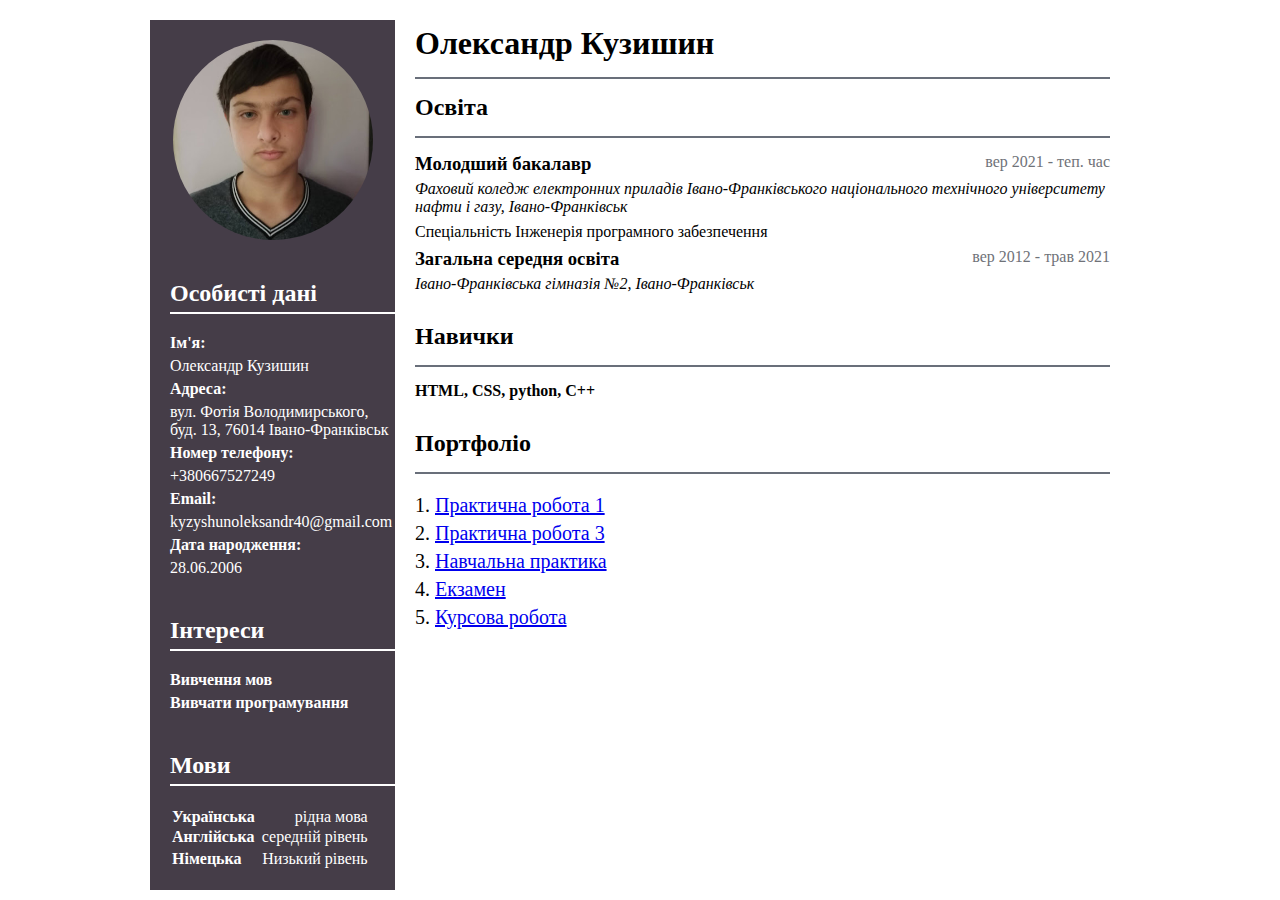
<file: index.html>
<!DOCTYPE html>
<html lang="en">
<head>
    <meta charset="UTF-8">
    <meta name="viewport" content="width=device-width, initial-scale=1.0">
    <link rel="stylesheet" href="index.css">
    <title>Portfolio</title>
</head>
<body>
    <div class="page-container">
        <aside>
            <figure>
                <img src="Photo.jpg" alt="Photo" class="image">   
            </figure> 
            <div class="gen-info">
                <div class="title"><h2>Особисті дані</h2></div>
                <div class="data">
                    <nav>
                        <ul>
                            <li><b>Ім'я:</b>
                                <ul><li>Олександр Кузишин</li></ul>
                            </li>
                            <li><b>Адреса:</b></li>
                            <li>вул. Фотія Володимирського, буд. 13, 76014 Івано-Франківськ</li>
                            <li><b>Номер телефону:</b></li>
                            <li>+380667527249</li>
                            <li><b>Email:</b></li>
                            <li>kyzyshunoleksandr40@gmail.com</li>
                            <li><b>Дата народження:</b></li>
                            <li>28.06.2006</li>
                        </ul>
                    </nav>
                </div>
                <div class="title"><h2>Інтереси</h2></div>
                <div class="data">
                    <nav>
                        <ol>
                            <li><b>Вивчення мов</li>
                            <li>Вивчати програмування</b></li>
                        </ol>
                    </nav>
                </div>
                <div class="title"><h2>Мови</h2></div>
                <div class="data">
                    <table>
                        <tr>
                            <th style="padding-right: 5px;">Українська</th>
                            <td style="text-align: right;">рідна мова</td>
                        </tr>
                        <tr>
                            <th>Англійська</th>
                            <td style="text-align: right;">середній рівень</td>
                        </tr>
                        <tr></tr>
                            <th>Німецька</th>
                            <td style="text-align: right;">Низький рівень</td>
                        </tr>
                    </table>
                </div>
            </div>
        </aside>
        <div class="right-side">
            <header>
                    <div><h1>Олександр Кузишин</h1></div>
            </header>
                <section>
                    <article>
                        <div class="abt"><h2>Освіта</h2></div>
                        <div class="more-info">
                            <div class="under-title"><h3>Молодший бакалавр</h3></div>
                            <div class="date"><time>вер 2021</time> - <time>теп. час</time></div>
                                <div>
                                    <em>Фаховий коледж електронних приладів Івано-Франківського 
                                    національного технічного університету нафти і газу, Івано-Франківськ</em>
                                    <p>Спеціальність Інженерія програмного забезпечення</p>
                                </div>
                            <div class="under-title"><h3>Загальна середня освіта</h3></div>
                            <div class="date"><time>вер 2012</time> - <time>трав 2021</time></div>
                                <div><em>Івано-Франківська гімназія №2, Івано-Франківськ</em></div>
                        </div>
                    </article>
                    <article>
                        <div class="abt"><h2>Навички</h2></div>
                        <div class="more-info">
                            <strong>HTML, CSS, python, C++</strong>
                        </div>
                    </article>
                </section>
                <div class="abt"><h2>Портфоліо</h2></div>
                <div class="more-info">
                    <nav>
                        <ol class="custom-info">
                            <li><a href="LR1/index.html">Практична робота 1</a></li>
                            <li><a href="PR3/index.html">Практична робота 3</a></li>
                            <li><a href="prac/index.html">Навчальна практика</a></li>
                            <li><a href="exam/index.html">Екзамен</a></li>
                            <li><a href="Kursova/index.html">Курсова робота</a></li>
                        </ol>
                    </nav>
                </div>
        </div>
    </div>
</body>
</html>
</file>
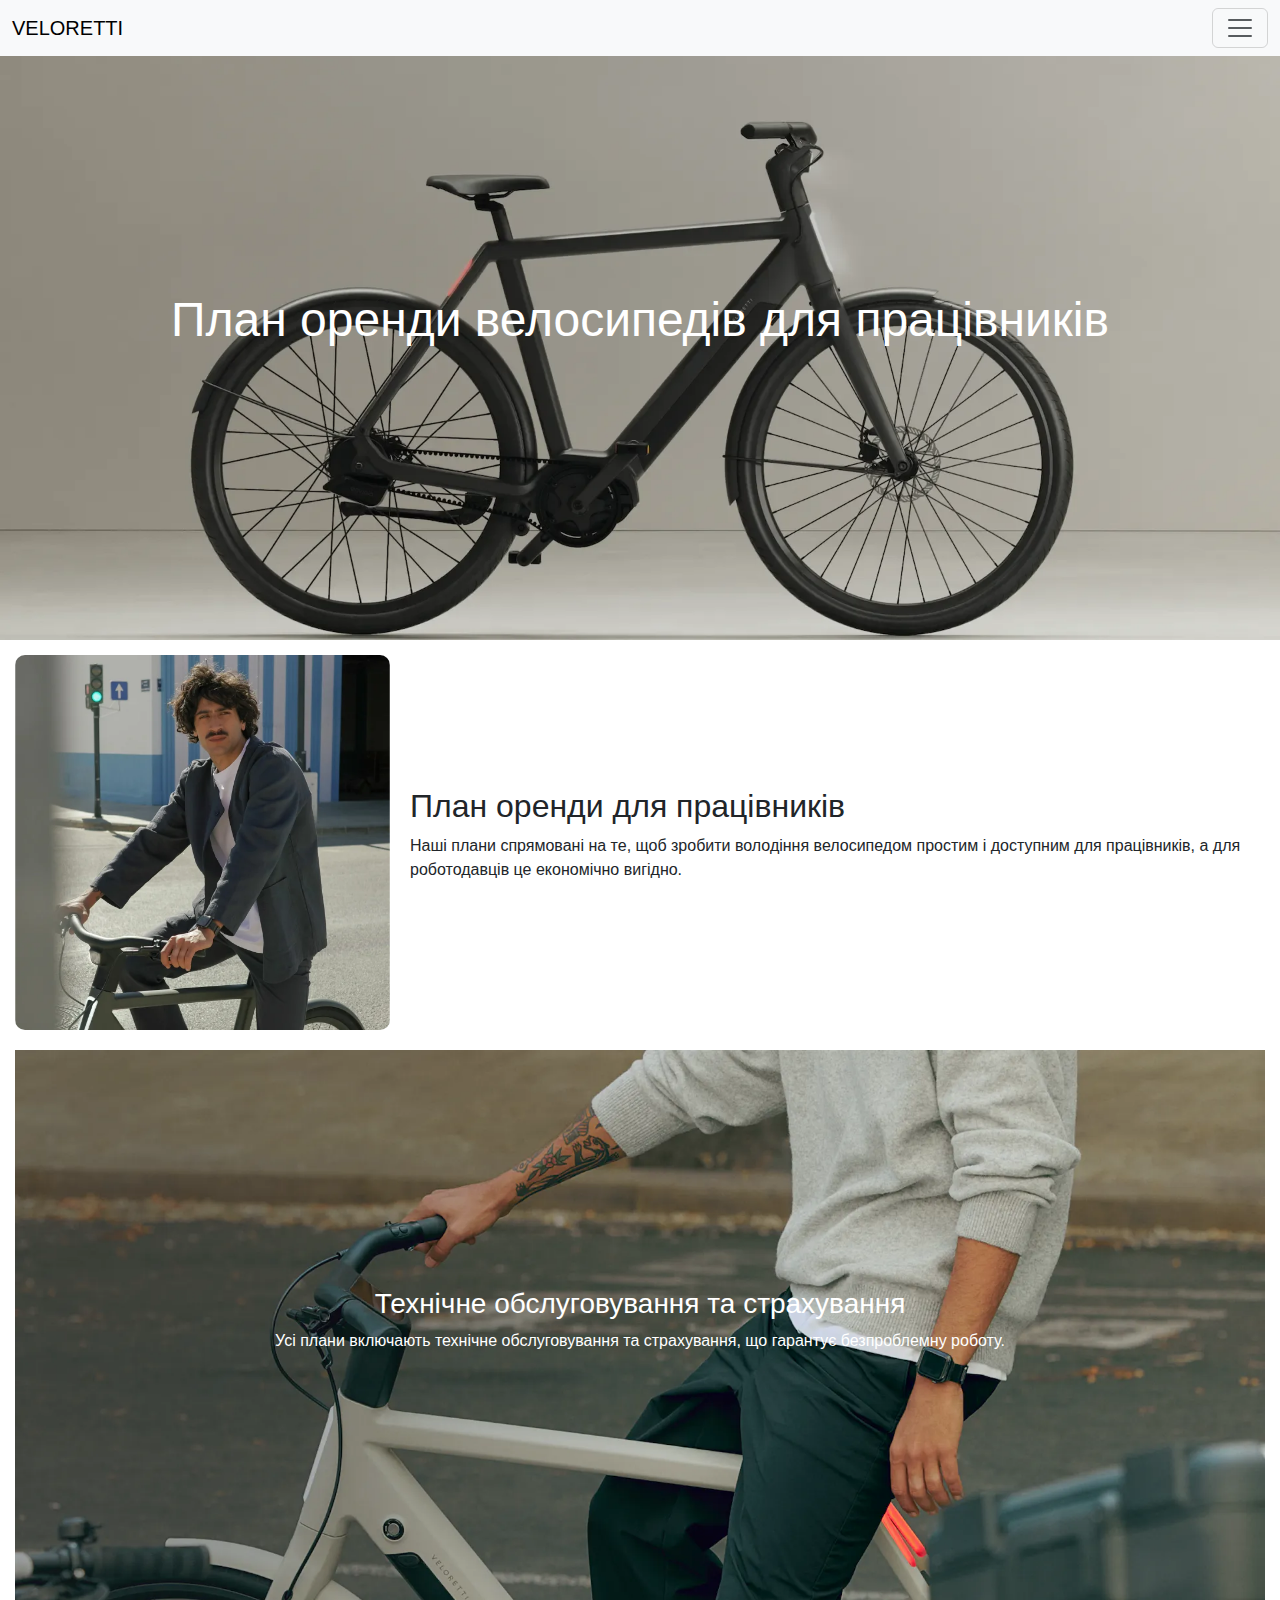
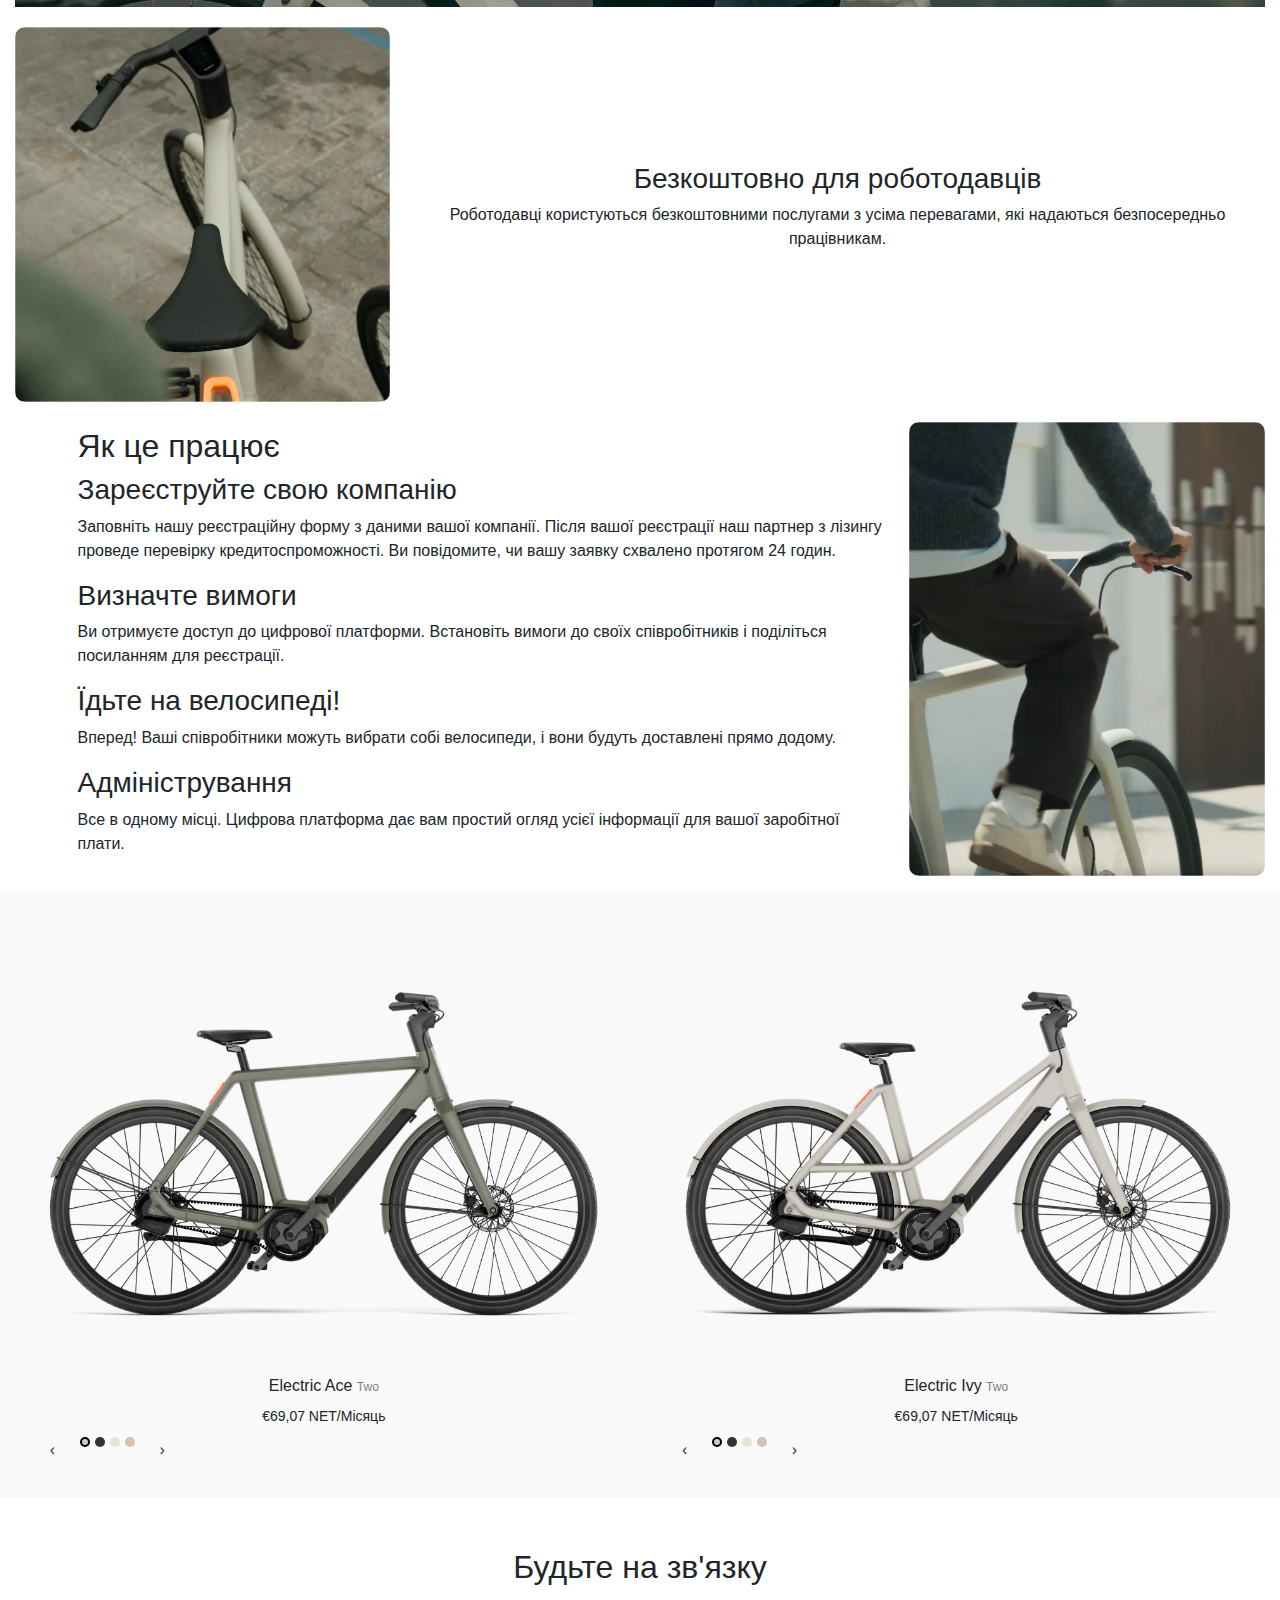
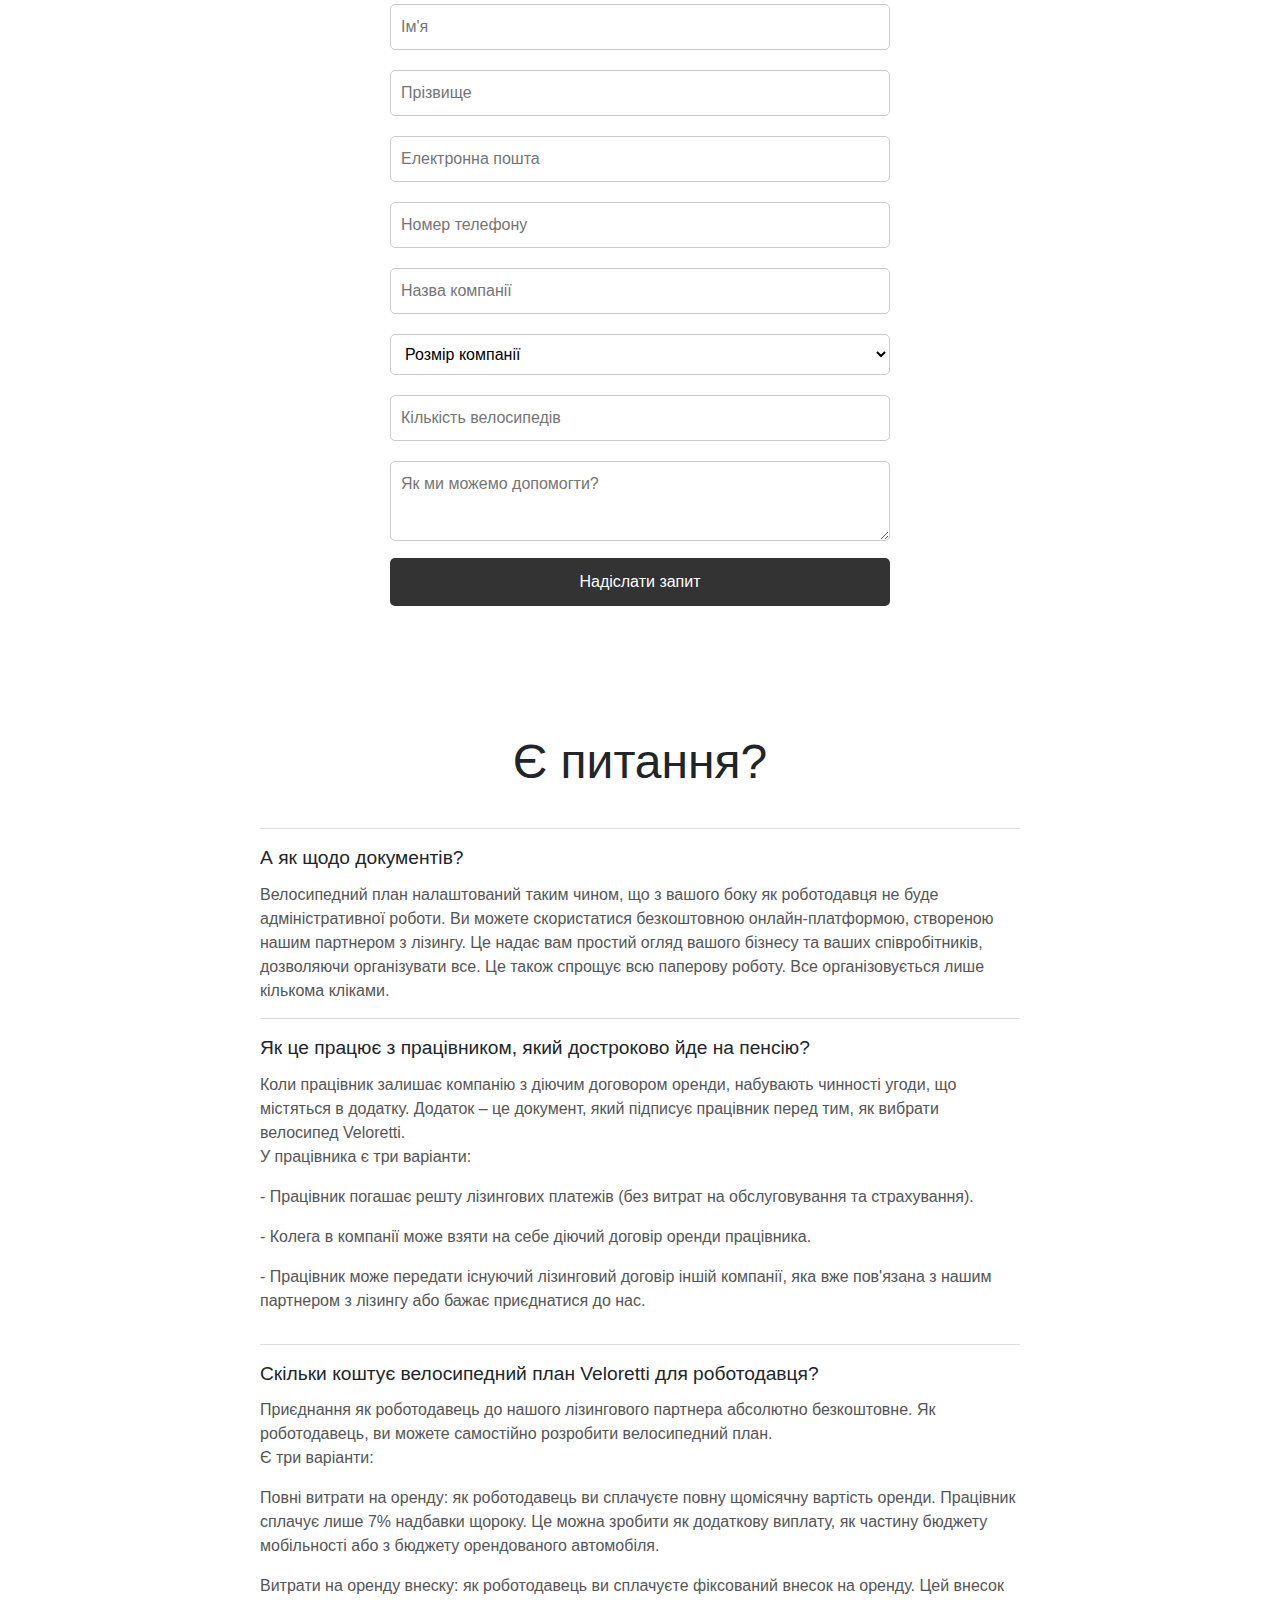
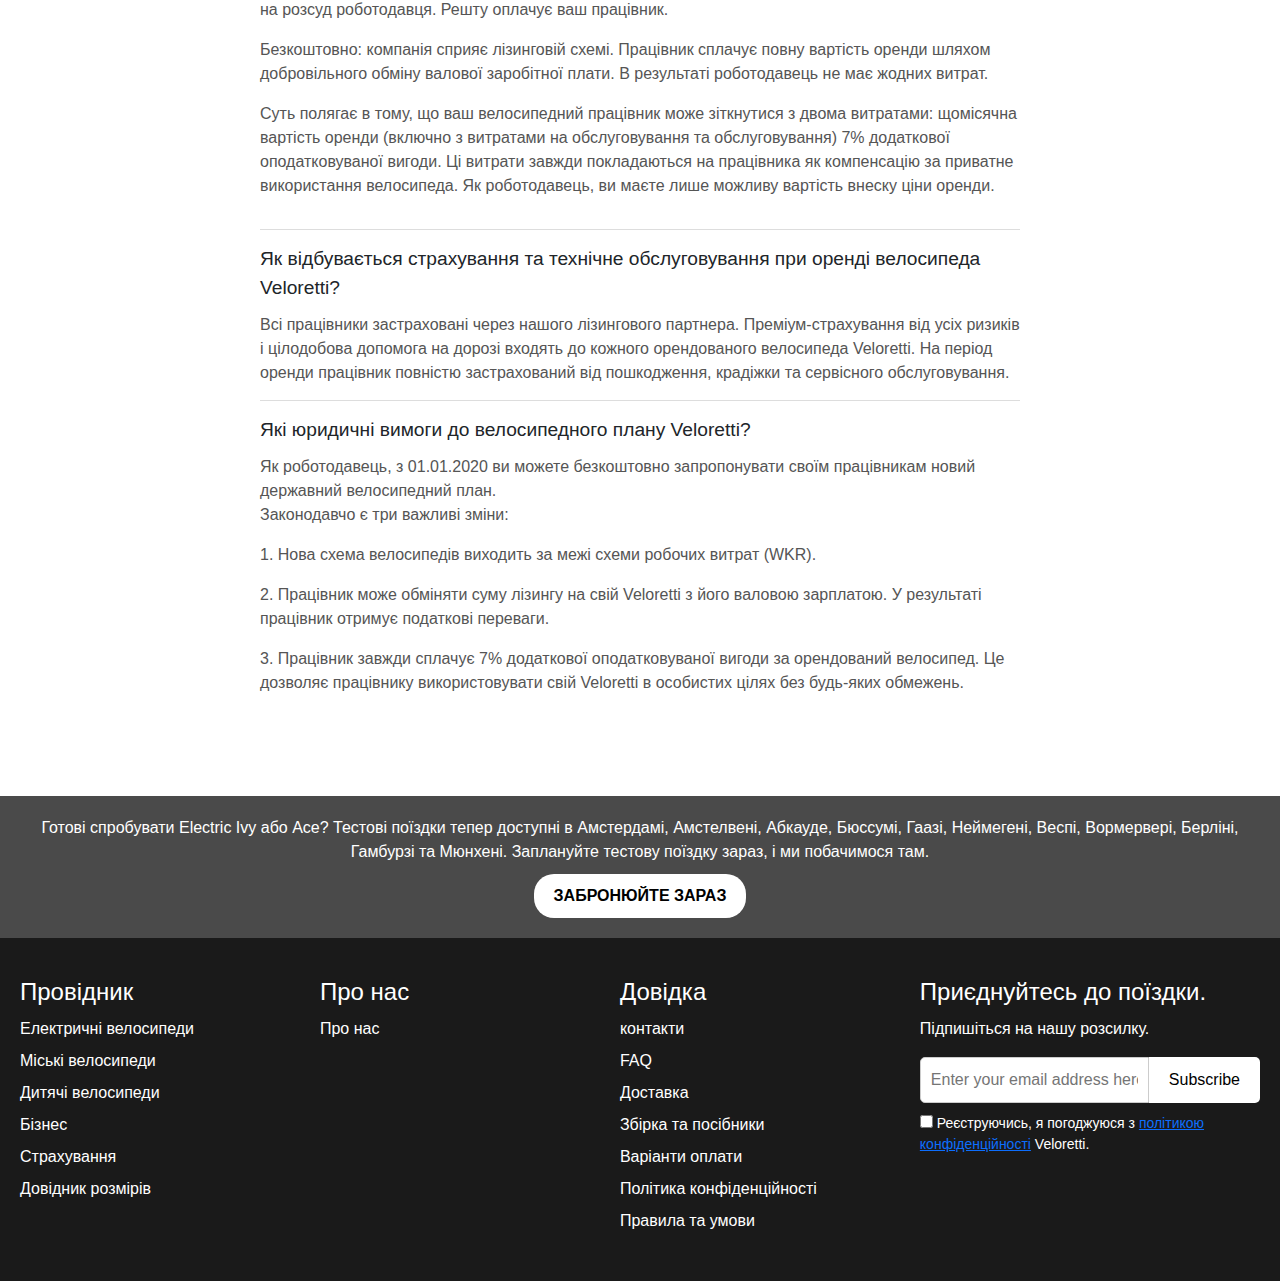
<file: Kursova/index.html>
<!DOCTYPE html>
<html lang="uk">
<head>
  <meta charset="UTF-8">
  <meta name="viewport" content="width=device-width, initial-scale=1.0">
  <title>Home page</title>
  <link href="https://cdn.jsdelivr.net/npm/bootstrap@5.3.3/dist/css/bootstrap.min.css" rel="stylesheet" integrity="sha384-QWTKZyjpPEjISv5WaRU9OFeRpok6YctnYmDr5pNlyT2bRjXh0JMhjY6hW+ALEwIH" crossorigin="anonymous">
  <link rel="stylesheet" href="styles.css">
<link rel="icon" type="image/x-icon" href="images/favicon.ico">
  <meta name="description" content="Оренда велосипедів для робітників компаній">
</head>
<body>
  <nav class="navbar bg-body-tertiary fixed-top">
    <div class="container-fluid">
      <a class="navbar-brand" href="#">VELORETTI</a>
      <button class="navbar-toggler" type="button" data-bs-toggle="offcanvas" data-bs-target="#offcanvasNavbar" aria-controls="offcanvasNavbar" aria-label="Toggle navigation">
        <span class="navbar-toggler-icon"></span>
      </button>
      <div class="offcanvas offcanvas-end" tabindex="-1" id="offcanvasNavbar" aria-labelledby="offcanvasNavbarLabel">
        <div class="offcanvas-header">
          <h5 class="offcanvas-title" id="offcanvasNavbarLabel">Сторінки</h5>
          <button type="button" class="btn-close" data-bs-dismiss="offcanvas" aria-label="Close"></button>
        </div>
        <div class="offcanvas-body">
          <ul class="navbar-nav justify-content-end flex-grow-1 pe-3">
            <li class="nav-item">
              <a class="nav-link active" href="products.html">Продукція</a>
              <a class="nav-link active" href="cities.html">Міста</a>
              <a class="nav-link active" href="about_us.html">Про нас</a>
            </li>
          </ul>
        </div>
      </div>
    </div>
  </nav>

  <header class="header-section" style="background-image: url(images/home_header.webp);">
    <h1>План оренди велосипедів для працівників</h1>
  </header>

  <section class="bike-plans-section">
    <div class="text-image">
      <img src="images/bike_plans_for_emploees.webp" alt="Sorry, image not found">
      <div class="text-content">
        <h2>План оренди для працівників</h2>
        <p>Наші плани спрямовані на те, щоб зробити володіння велосипедом простим і доступним для працівників, а для роботодавців це економічно вигідно.</p>
      </div>
    </div>

    <div class="Maintenance-section">
      <div class="Maintenance">
        <h3>Технічне обслуговування та страхування</h3>
        <p>Усі плани включають технічне обслуговування та страхування, що гарантує безпроблемну роботу.</p>
      </div>
    </div>

    <div class="Free-of-charge-section">
      <div class="text-image">
        <img src="images/free_of_charge.webp" alt="Sorry, image not found">
        <div class="Free-of-charge">
        <h3>Безкоштовно для роботодавців</h3>
        <p>Роботодавці користуються безкоштовними послугами з усіма перевагами, які надаються безпосередньо працівникам.</p>
        </div>
      </div>
    </div>

    <div class="how-it-works">
      <div class="text-image">
        <div class="text-content">
          <h2>Як це працює</h2>
          <ul>
            <li>
              <h3>Зареєструйте свою компанію</h3>
              <p>Заповніть нашу реєстраційну форму з даними вашої компанії. Після вашої реєстрації наш партнер з лізингу проведе перевірку кредитоспроможності. Ви повідомите, чи вашу заявку схвалено протягом 24 годин.</p>
            </li>
            <li>
              <h3>Визначте вимоги</h3>
              <p>Ви отримуєте доступ до цифрової платформи. Встановіть вимоги до своїх співробітників і поділіться посиланням для реєстрації.</p>
            </li>
            <li>
              <h3>Їдьте на велосипеді!</h3>
              <p>Вперед! Ваші співробітники можуть вибрати собі велосипеди, і вони будуть доставлені прямо додому.</p>
            </li>
            <li>
              <h3>Адміністрування</h3>
              <p>Все в одному місці. Цифрова платформа дає вам простий огляд усієї інформації для вашої заробітної плати.</p>
            </li>
          </ul>
        </div>
        <img src="images/how_it_works.webp" alt="Sorry, image not found">
      </div>
    </div>
  </section>

    <section class="bikes-section">
      <div class="bike-card">
        <div class="bike-image" style="background-image: url(images/electric_ace.webp);"></div>
        <div class="bike-info">
          <h3>Electric Ace <span>Two</span></h3>
          <p>€69,07 NET/Місяць</p>
          <div class="bike-navigation">
            <button class="nav-button">&#8249;</button>
            <div class="color-options">
              <span class="color active"></span>
              <span class="color"></span>
              <span class="color"></span>
              <span class="color"></span>
            </div>
            <button class="nav-button">&#8250;</button>
          </div>
        </div>
      </div>
    
      <div class="bike-card">
        <div class="bike-image" style="background-image: url(images/electric_ivy.webp)"></div>
        <div class="bike-info">
          <h3>Electric Ivy <span>Two</span></h3>
          <p>€69,07 NET/Місяць</p>
          <div class="bike-navigation">
            <button class="nav-button">&#8249;</button>
            <div class="color-options">
              <span class="color active"></span>
              <span class="color"></span>
              <span class="color"></span>
              <span class="color"></span>
            </div>
            <button class="nav-button">&#8250;</button>
          </div>
        </div>
      </div>
    
    
  </section>

  <section class="contact-form">
    <h2>Будьте на зв'язку</h2>
    <form action="#">
        <input type="text" name="first-name" placeholder="Ім'я" required>
        <input type="text" name="last-name" placeholder="Прізвище" required>
        <input type="email" name="email" placeholder="Електронна пошта" required>
        <input type="tel" name="phone" placeholder="Номер телефону" required>
        <input type="text" name="company-name" placeholder="Назва компанії" required>
        <select name="company-size" required>
            <option value="" disabled selected>Розмір компанії</option>
            <option value="1-10">1-10</option>
            <option value="11-50">11-50</option>
            <option value="51-200">51-200</option>
            <option value="200+">200+</option>
        </select>
        <input type="number" name="number-of-bikes" placeholder="Кількість велосипедів" required>
        <textarea name="message" placeholder="Як ми можемо допомогти?" required></textarea>
        <button type="submit">Надіслати запит</button>
    </form>
</section>

<div class="faq-container">
  <div class="faq-header">Є питання?</div>

  <div class="faq-item">
    <div class="faq-question">
      <span>А як щодо документів?</span>
    </div>
    <div class="faq-answer">
      Велосипедний план налаштований таким чином, що з вашого боку як роботодавця не буде адміністративної роботи. Ви можете скористатися безкоштовною онлайн-платформою, створеною нашим партнером з лізингу. Це надає вам простий огляд вашого бізнесу та ваших співробітників, дозволяючи організувати все. Це також спрощує всю паперову роботу. Все організовується лише кількома кліками.
    </div>
  </div>

  <div class="faq-item">
    <div class="faq-question">
      <span>Як це працює з працівником, який достроково йде на пенсію?</span>
    </div>
    <div class="faq-answer">
      Коли працівник залишає компанію з діючим договором оренди, набувають чинності угоди, що містяться в додатку. 
      Додаток – це документ, який підписує працівник перед тим, як вибрати велосипед Veloretti. 

      <p>У працівника є три варіанти:</p>

      <p>- Працівник погашає решту лізингових платежів (без витрат на обслуговування та страхування).</p>

      <p>- Колега в компанії може взяти на себе діючий договір оренди працівника.</p>

      <p>- Працівник може передати існуючий лізинговий договір іншій компанії, 
      яка вже пов'язана з нашим партнером з лізингу або бажає приєднатися до нас.</p>
    </div>
  </div>

  <div class="faq-item">
    <div class="faq-question">
      <span>Скільки коштує велосипедний план Veloretti для роботодавця?</span>
    </div>
    <div class="faq-answer">
      Приєднання як роботодавець до нашого лізингового партнера абсолютно безкоштовне. 
      Як роботодавець, ви можете самостійно розробити велосипедний план.

      <p>Є три варіанти:</p>

      <p>Повні витрати на оренду: як роботодавець ви сплачуєте повну щомісячну вартість оренди. 
      Працівник сплачує лише 7% надбавки щороку. Це можна зробити як додаткову виплату, 
      як частину бюджету мобільності або з бюджету орендованого автомобіля.</p>

      <p>Витрати на оренду внеску: як роботодавець ви сплачуєте фіксований внесок на оренду. 
      Цей внесок на розсуд роботодавця. Решту оплачує ваш працівник.</p>

      <p>Безкоштовно: компанія сприяє лізинговій схемі. 
      Працівник сплачує повну вартість оренди шляхом добровільного обміну валової заробітної плати. 
      В результаті роботодавець не має жодних витрат.</p>

      <p>Суть полягає в тому, що ваш велосипедний працівник може зіткнутися з двома витратами: 
      щомісячна вартість оренди (включно з витратами на обслуговування та обслуговування) 7% додаткової оподатковуваної вигоди. 
      Ці витрати завжди покладаються на працівника як компенсацію за приватне використання велосипеда. 
      Як роботодавець, ви маєте лише можливу вартість внеску ціни оренди.</p>
    </div>
  </div>

  <div class="faq-item">
    <div class="faq-question">
      <span>Як відбувається страхування та технічне обслуговування при оренді велосипеда Veloretti?</span>
    </div>
    <div class="faq-answer">
      Всі працівники застраховані через нашого лізингового партнера. 
      Преміум-страхування від усіх ризиків і цілодобова допомога на дорозі входять до кожного орендованого велосипеда Veloretti. 
      На період оренди працівник повністю застрахований від пошкодження, крадіжки та сервісного обслуговування.
    </div>
  </div>

  <div class="faq-item">
    <div class="faq-question">
      <span>Які юридичні вимоги до велосипедного плану Veloretti?</span>
    </div>
    <div class="faq-answer">
      Як роботодавець, з 01.01.2020 ви можете безкоштовно запропонувати своїм працівникам новий державний велосипедний план.

      <p>Законодавчо є три важливі зміни:</p>

      <p>1. Нова схема велосипедів виходить за межі схеми робочих витрат (WKR).</p>
      
      <p>2. Працівник може обміняти суму лізингу на свій Veloretti з його валовою зарплатою.
        У результаті працівник отримує податкові переваги.</p>
      
      <p>3. Працівник завжди сплачує 7% додаткової оподатковуваної вигоди за орендований велосипед.
        Це дозволяє працівнику використовувати свій Veloretti в особистих цілях без будь-яких обмежень.<p>
    </div>
  </div>
</div>



<div class="modal fade" id="staticBackdrop" data-bs-backdrop="static" data-bs-keyboard="false" tabindex="-1" aria-labelledby="staticBackdropLabel" aria-hidden="true">
  <div class="modal-dialog">
    <div class="modal-content">
      <div class="modal-header">
        <h1 class="modal-title fs-5" id="staticBackdropLabel">Бронювання</h1>
        <button type="button" class="btn-close" data-bs-dismiss="modal" aria-label="Close"></button>
      </div>
      <div class="modal-body">
        <form>
          <div class="mb-3">
            <label for="recipient-name" class="col-form-label">Місто:</label>
            <input type="text" class="form-control" id="recipient-name">
          </div>
          <div class="mb-3">
            <label for="message-date" class="col-form-label">Дата:</label>
            <input type="date" class="form-control" id="message-date">
          </div>
          <div class="mb-3">
            <label for="message-time" class="col-form-label">Час:</label>
            <input type="time" class="form-control" id="message-time">
          </div>
        </form>
      </div>
      <div class="modal-footer">
        <button type="button" class="btn btn-primary" data-bs-dismiss="modal">Надіслати</button>
      </div>
    </div>
  </div>
</div>


  <footer class="footer">
    <div class="footer-banner">
      <p>
        Готові спробувати Electric Ivy або Ace? Тестові поїздки тепер доступні в Амстердамі, Амстелвені, Абкауде, Бюссумі, Гаазі, Неймегені, Веспі, Вормервері, Берліні, Гамбурзі та Мюнхені. Заплануйте тестову поїздку зараз, і ми побачимося там.
      </p>
      <button class="footer-button" data-bs-toggle="modal" data-bs-target="#staticBackdrop">ЗАБРОНЮЙТЕ ЗАРАЗ</button>
    </div>
    <div class="footer-content">
      <div class="footer-column">
        <h4>Провідник</h4>
        <ul>
          <li><a href="#">Електричні велосипеди</a></li>
          <li><a href="#">Міські велосипеди</a></li>
          <li><a href="#">Дитячі велосипеди</a></li>
          <li><a href="#">Бізнес</a></li>
          <li><a href="#">Страхування</a></li>
          <li><a href="#">Довідник розмірів</a></li>
        </ul>
      </div>
      <div class="footer-column">
        <h4>Про нас</h4>
        <ul>
          <li><a href="about_us.html">Про нас</a></li>
        </ul>
      </div>
      <div class="footer-column">
        <h4>Довідка</h4>
        <ul>
          <li><a href="#">контакти</a></li>
          <li><a href="#">FAQ</a></li>
          <li><a href="#">Доставка</a></li>
          <li><a href="#">Збірка та посібники</a></li>
          <li><a href="#">Варіанти оплати</a></li>
          <li><a href="#">Політика конфіденційності</a></li>
          <li><a href="#">Правила та умови</a></li>
        </ul>
      </div>
      <div class="footer-column join">
        <h4>Приєднуйтесь до поїздки.</h4>
        <p>Підпишіться на нашу розсилку.</p>
        <form>
          <input type="email" placeholder="Enter your email address here" required>
          <button type="submit">Subscribe</button>
        </form>
        <label>
          <input type="checkbox" required>
          Реєструючись, я погоджуюся з <a href="#">політикою конфіденційності</a> Veloretti.
        </label>
        <div class="social-icons">
          <a href="#"><i class="fab fa-facebook"></i></a>
          <a href="#"><i class="fab fa-instagram"></i></a>
          <a href="#"><i class="fab fa-youtube"></i></a>
          <a href="#"><i class="fab fa-linkedin"></i></a>
          <a href="#"><i class="fab fa-tiktok"></i></a>
        </div>
      </div>
    </div>
  </footer>
  <script src="bike-cards.js"></script>
  <script src="https://cdn.jsdelivr.net/npm/bootstrap@5.3.3/dist/js/bootstrap.bundle.min.js" integrity="sha384-YvpcrYf0tY3lHB60NNkmXc5s9fDVZLESaAA55NDzOxhy9GkcIdslK1eN7N6jIeHz" crossorigin="anonymous"></script>
</body>
</html>
</file>
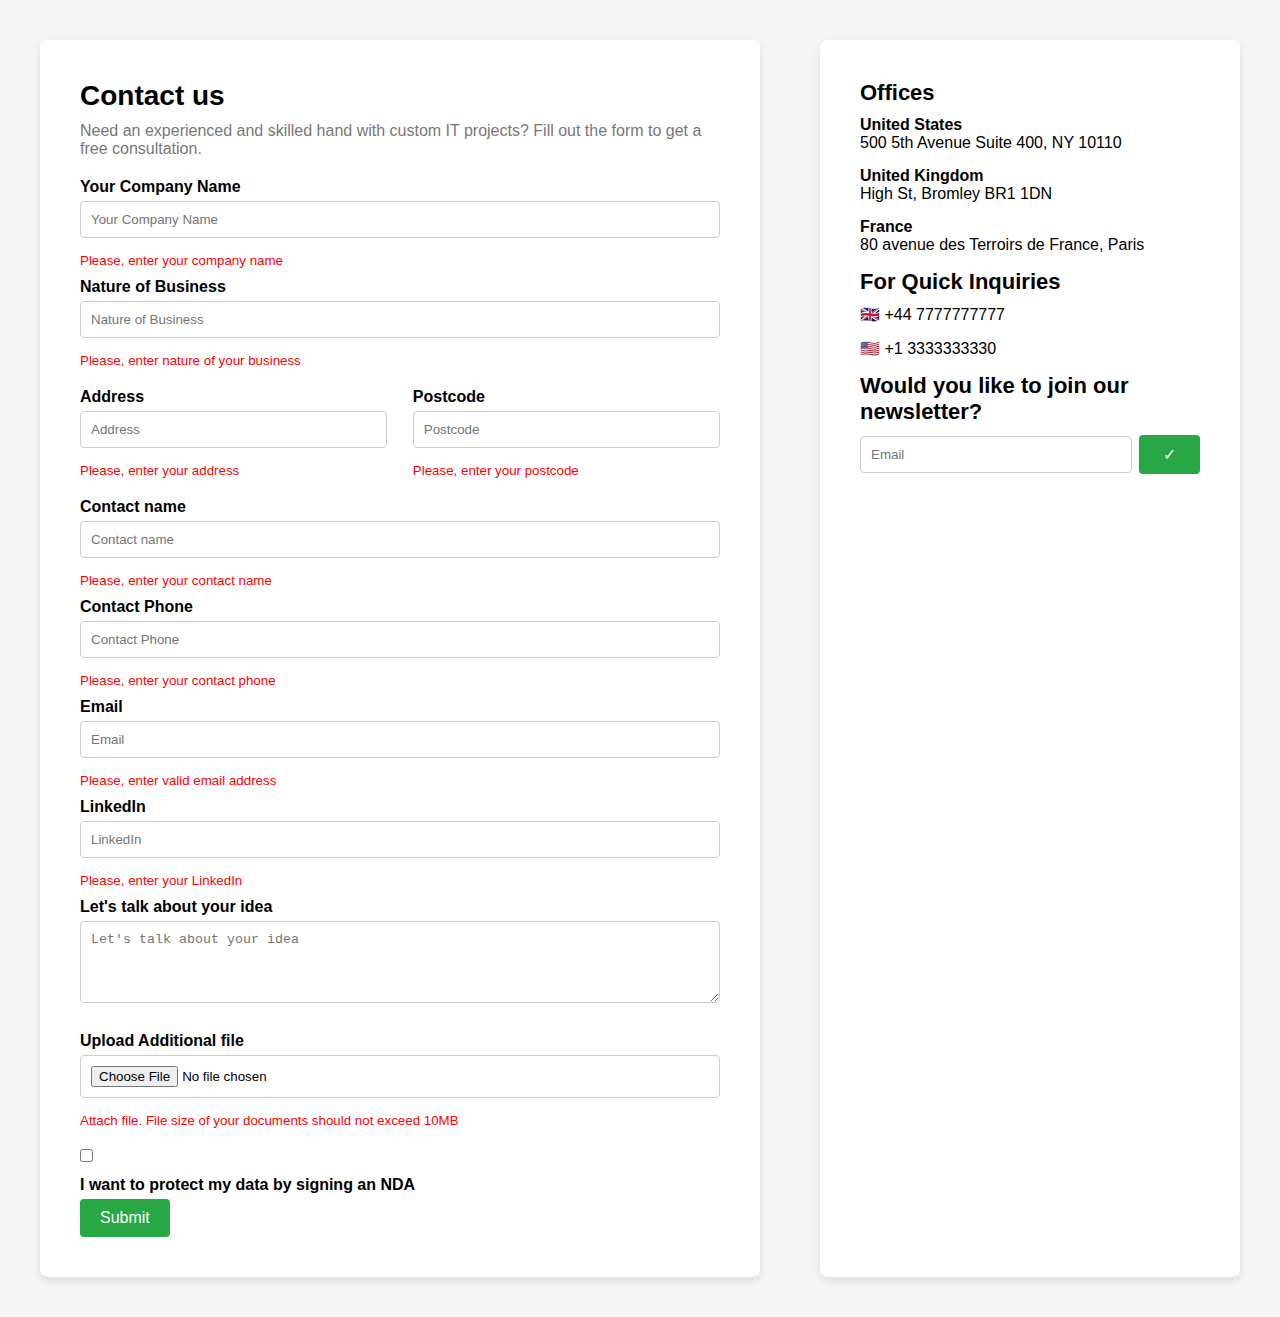
<file: LR1/index.html>
<!DOCTYPE html>
<head>
    <meta name="viewport" content="width=device-width, initial-scale=1.0">
    <title>Contact Us Form</title>
    <link rel="stylesheet" href="index.css">
</head>
<body>
    <div class="container">
        <div class="form-section">
            <h1>Contact us</h1>
            <p>Need an experienced and skilled hand with custom IT projects? Fill out the form to get a free consultation.</p>
            <form action="#" method="post">
                <label for="company">Your Company Name</label>
                <input type="text" placeholder="Your Company Name" id="company" name="company" required>
                <small>Please, enter your company name</small>

                <label for="business">Nature of Business</label>
                <input type="text" placeholder="Nature of Business" id="business" name="business" required>
                <small>Please, enter nature of your business</small>

                <div class="address-section">
                    <div>
                        <label for="address">Address</label>
                        <input type="text" placeholder="Address" id="address" name="address" required>
                        <small>Please, enter your address</small>
                    </div>
                    <div>
                        <label for="postcode">Postcode</label>
                        <input type="text" placeholder="Postcode" id="postcode" name="postcode" required>
                        <small>Please, enter your postcode</small>
                    </div>
                </div>

                <label for="contact-name">Contact name</label>
                <input type="text" placeholder="Contact name" id="contact-name" name="contact-name" required>
                <small>Please, enter your contact name</small>

                <label for="phone">Contact Phone</label>
                <input type="tel" placeholder="Contact Phone" id="phone" name="phone" required>
                <small>Please, enter your contact phone</small>

                <label for="email">Email</label>
                <input type="email" placeholder="Email" id="email" name="email" required>
                <small>Please, enter valid email address</small>

                <label for="linkedin">LinkedIn</label>
                <input type="text" placeholder="LinkedIn" id="linkedin" name="linkedin">
                <small>Please, enter your LinkedIn</small>

                <label for="idea">Let's talk about your idea</label>
                <textarea id="idea" placeholder="Let's talk about your idea" name="idea" rows="4"></textarea>

                <label for="file-upload" class="file-label">Upload Additional file</label>
                <input type="file" id="file-upload" name="file-upload">
                <small>Attach file. File size of your documents should not exceed 10MB</small>

                <div class="nda-checkbox">
                    <input type="checkbox" id="nda" name="nda">
                    <label for="nda">I want to protect my data by signing an NDA</label>
                </div>

                <button type="submit" class="submit-btn">Submit</button>
            </form>
        </div>

        <div class="info-section">
            <h2>Offices</h2>
            <p><strong>United States</strong><br>500 5th Avenue Suite 400, NY 10110</p>
            <p><strong>United Kingdom</strong><br>High St, Bromley BR1 1DN</p>
            <p><strong>France</strong><br>80 avenue des Terroirs de France, Paris</p>

            <h3>For Quick Inquiries</h3>
            <p>🇬🇧 +44 7777777777</p>
            <p>🇺🇸 +1 3333333330</p>

            <h3>Would you like to join our newsletter?</h3>
            <form action="#" method="post" class="newsletter">
                <input type="email" placeholder="Email" required>
                <button type="submit">&#10003;</button>
            </form>
        </div>
    </div>
</body>
</html>
</file>
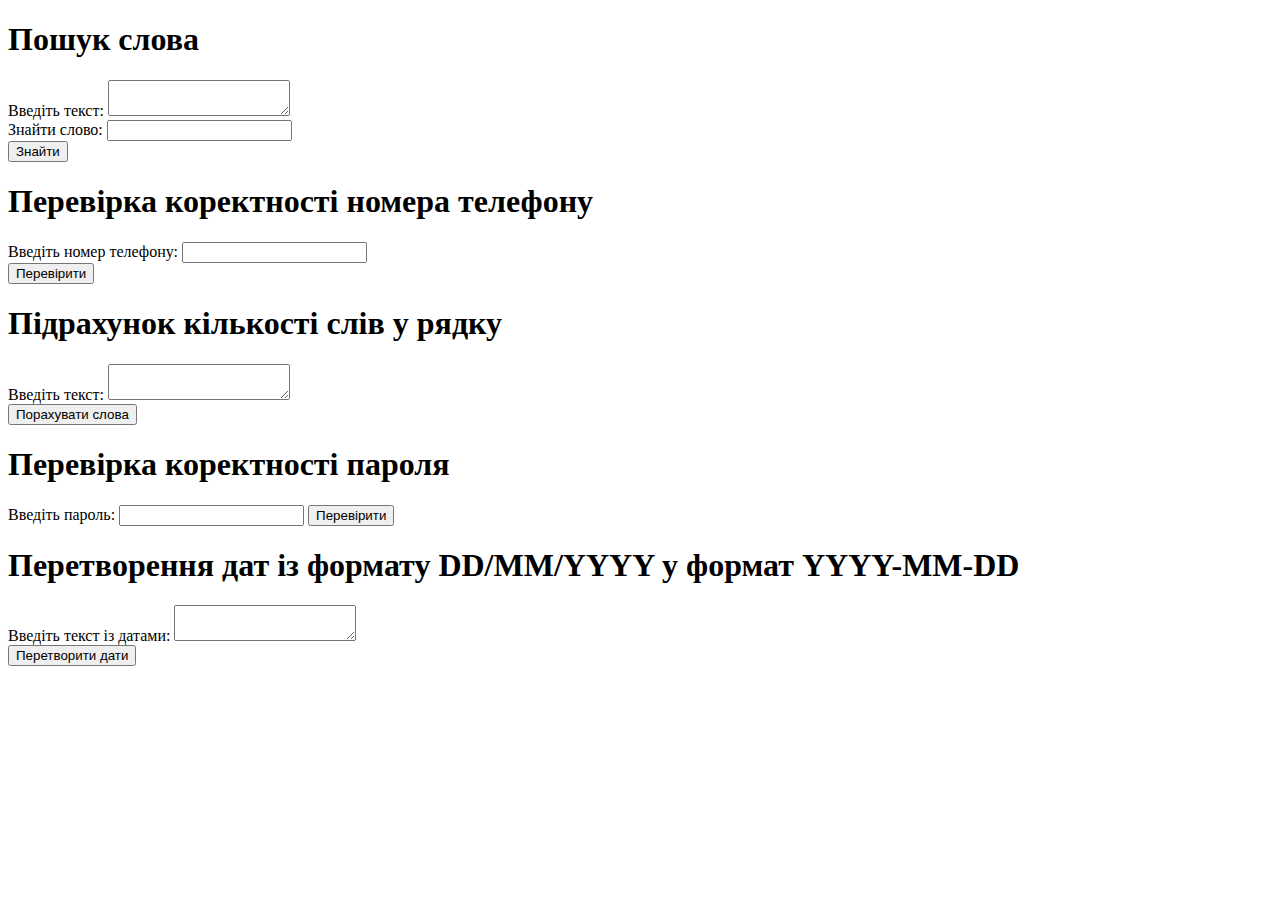
<file: PR3/index.html>
<!DOCTYPE html>
<head>
    <title>PR3</title>
    <script src="scripts/script.js" defer></script>
</head>
<body>
    <h1>Пошук слова</h1>
    <form id="searchForm">
        <label for="mainText">Введіть текст:</label>
        <textarea id="mainText"></textarea><br>
        <label for="searchText">Знайти слово:</label>
        <input type="text" id="searchText"><br>
        <button type="button" id="searchButton">Знайти</button>
        <p id="searchMessage"></p>
    </form>

    <h1>Перевірка коректності номера телефону</h1>
    <form id="phoneForm">
        <label for="phoneInput">Введіть номер телефону:</label>
        <input type="text" id="phoneInput"><br>
    
        <button type="button" id="checkPhone">Перевірити</button>
        
        <p id="phoneMessage"></p>
    </form>

    <h1>Підрахунок кількості слів у рядку</h1>
    <form id="wordCountForm">
        <label for="textInput">Введіть текст:</label>
        <textarea id="textInput"></textarea><br>
    
        <button type="button" id="countWordsButton">Порахувати слова</button>
        
        <p id="wordCountMessage"></p>
    </form>

    <h1>Перевірка коректності пароля</h1>
    <form id="passwordForm">
        <label for="passwordInput">Введіть пароль:</label>
        <input type="password" id="passwordInput">
        <button type="button" id="checkPassword">Перевірити</button>
        <p id="passwordMessage"></p>
    </form>

    <h1>Перетворення дат із формату DD/MM/YYYY у формат YYYY-MM-DD</h1>
    <form id="dateForm">
        <label for="dateInput">Введіть текст із датами:</label>
        <textarea id="dateInput"></textarea><br>
        <button type="button" id="convertDatesButton">Перетворити дати</button>
        <p id="dateMessage"></p>
    </form>
</body>
</html>
</file>
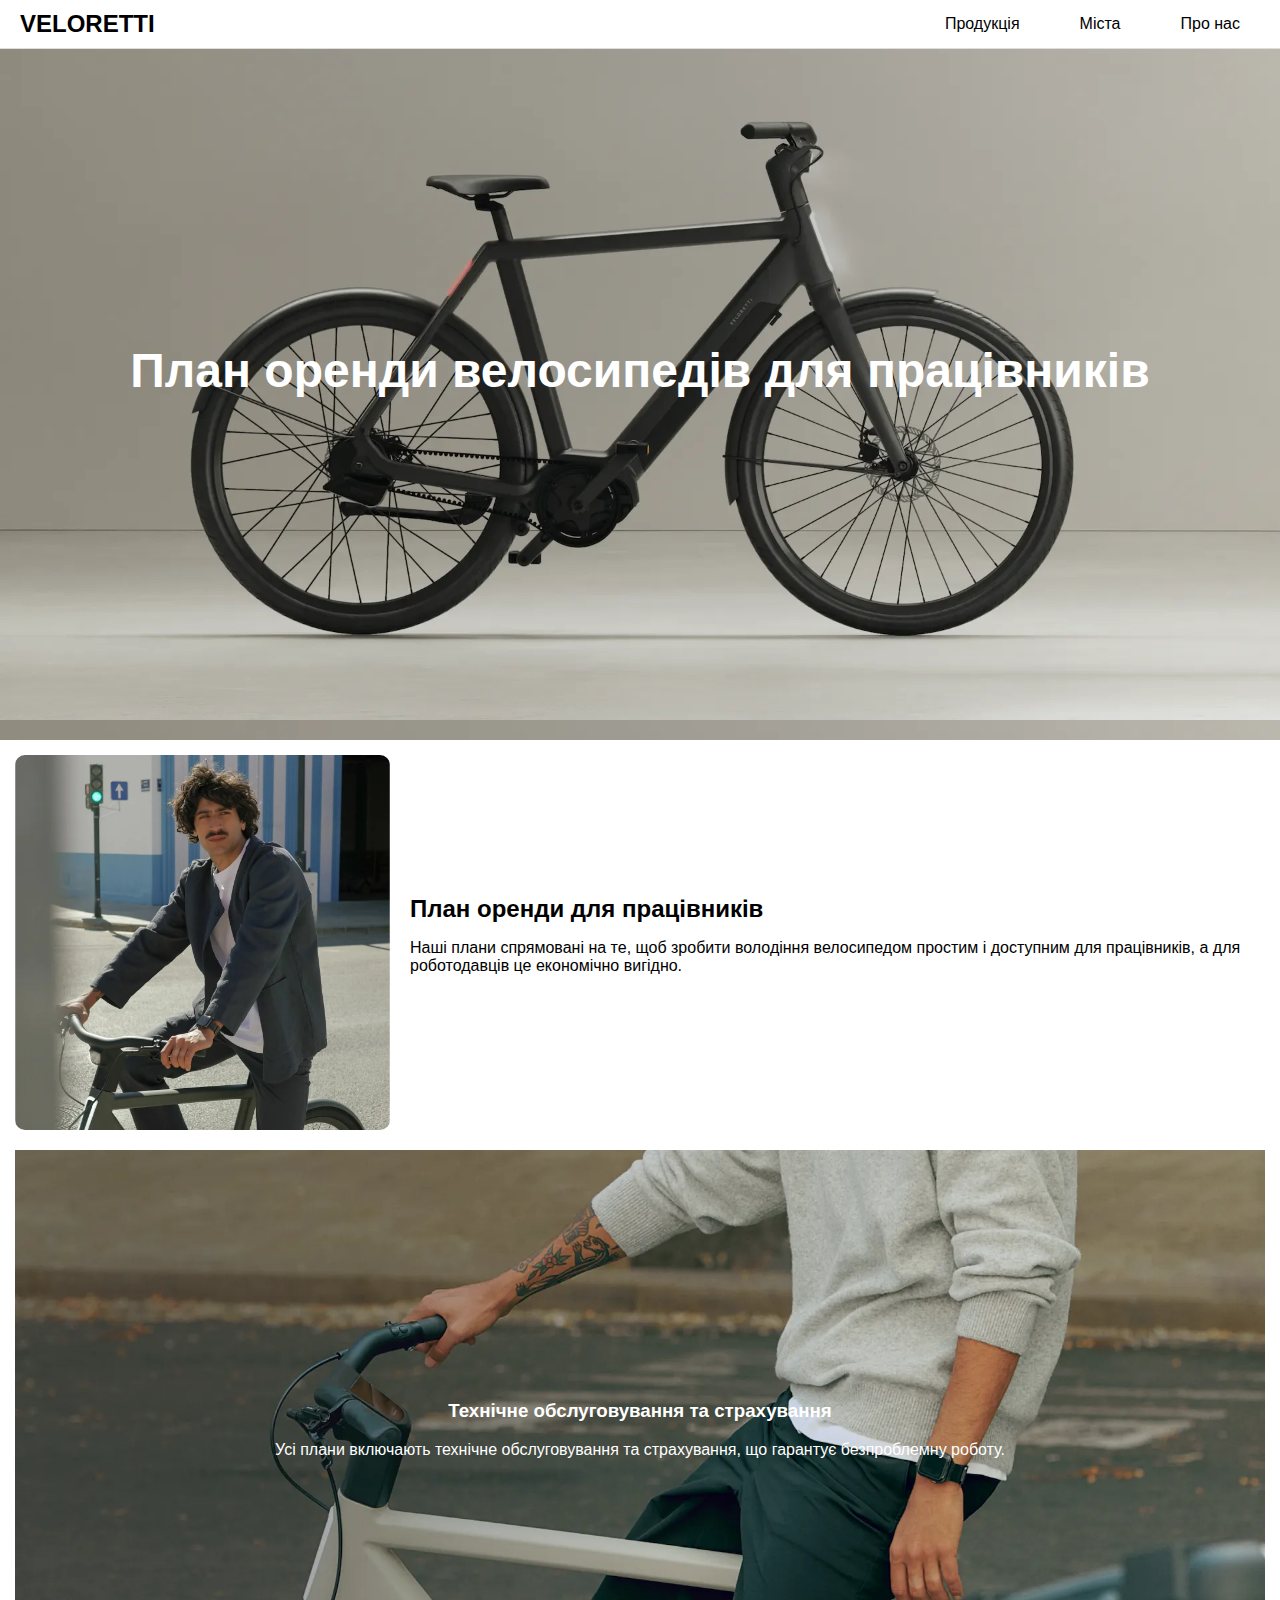
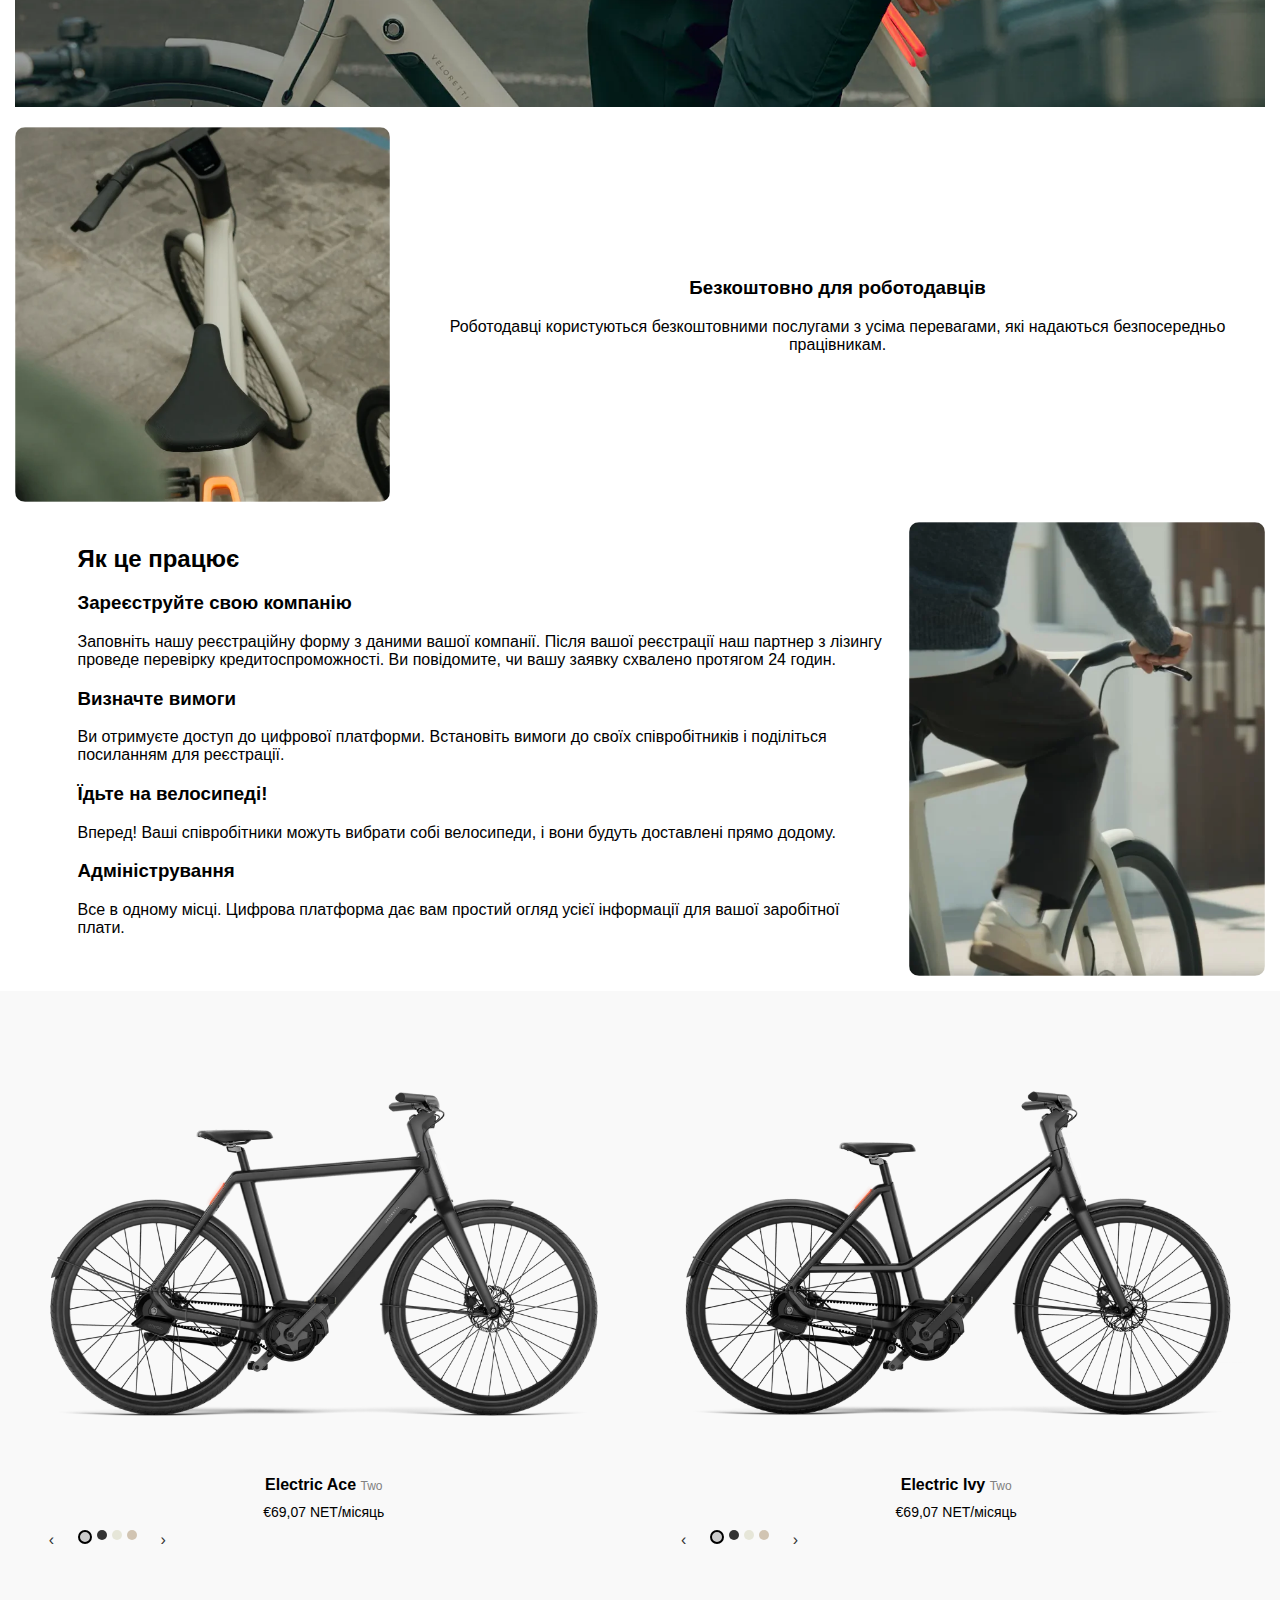
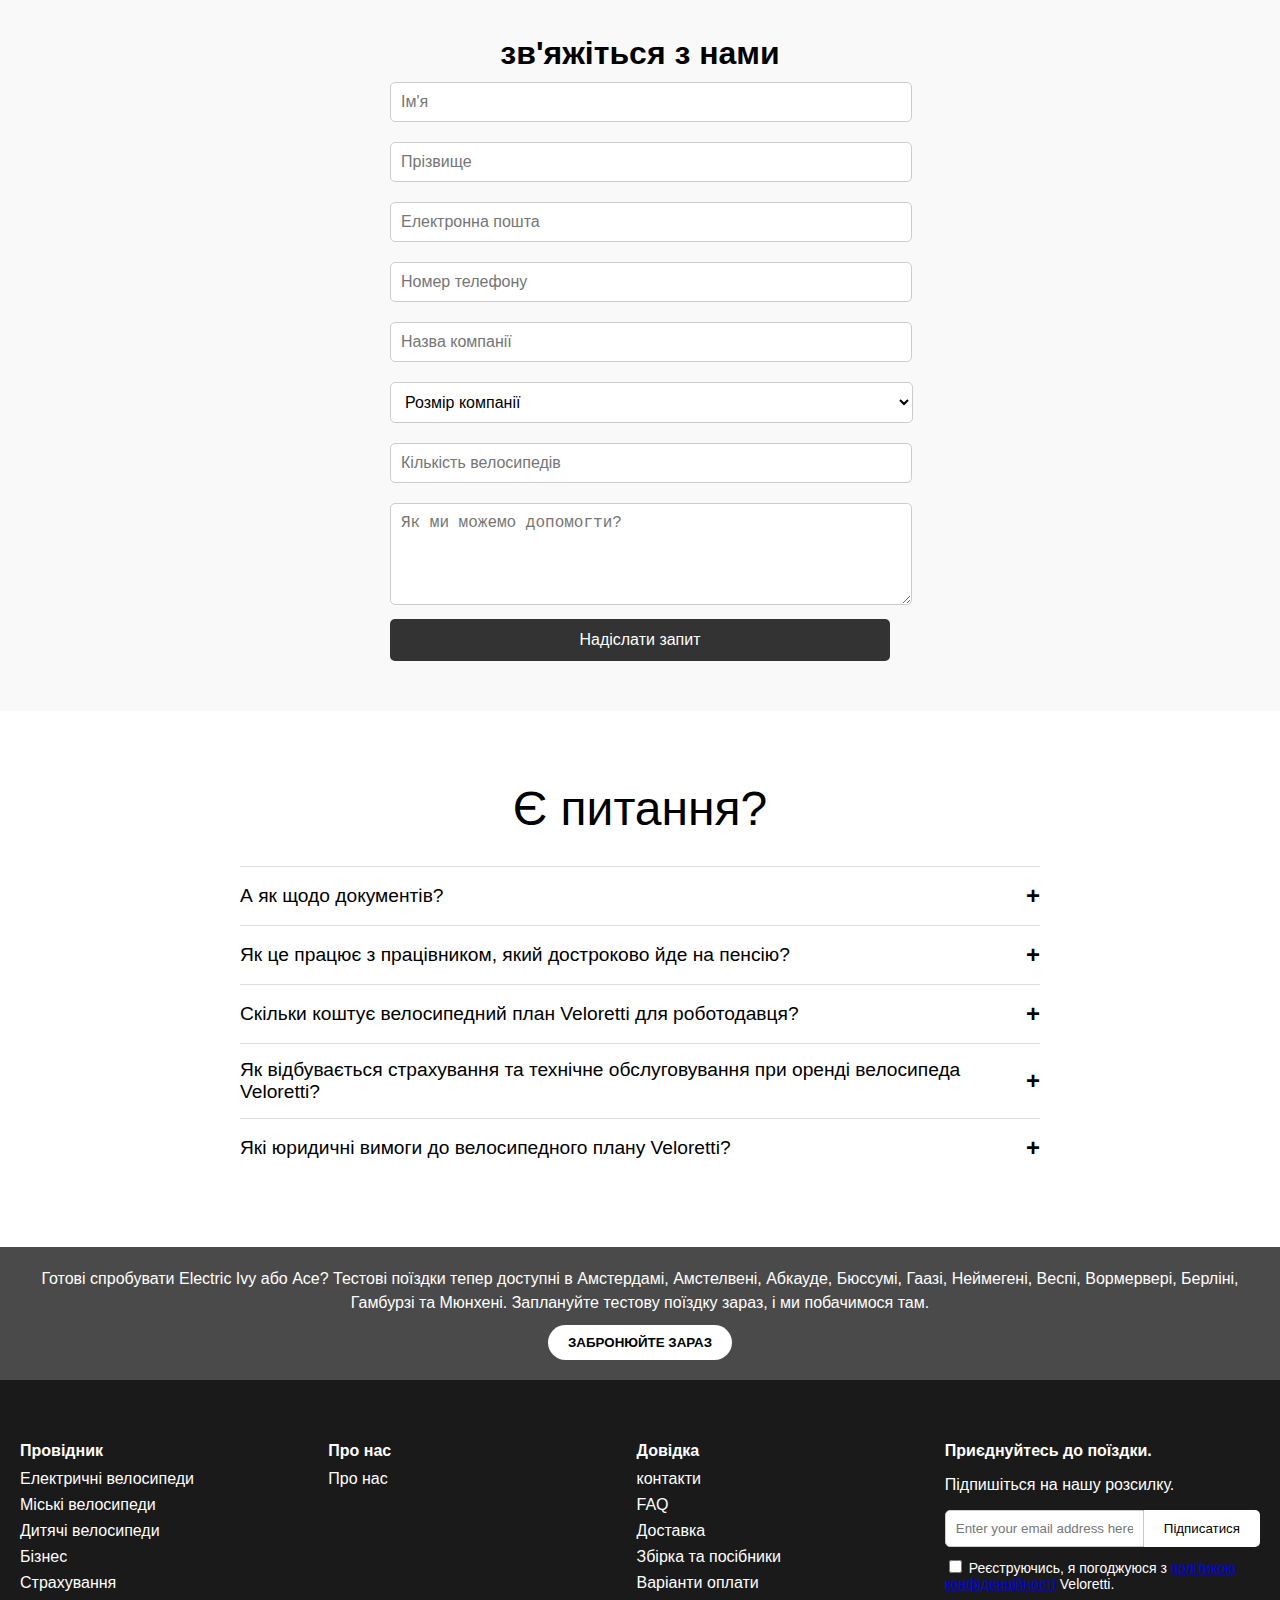
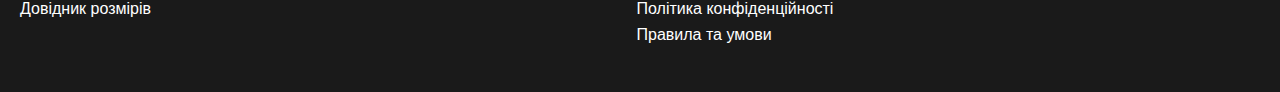
<file: prac/index.html>
<!DOCTYPE html>
<html lang="en">
<head>
  <meta charset="UTF-8">
  <meta name="viewport" content="width=device-width, initial-scale=1.0">
  <title>Home page</title>
  <link rel="stylesheet" href="styles.css">

</head>
<body>
  <nav class="top-menu">
    <h2>VELORETTI</h2>
    <label for="burger-toggle" class="burger-menu" aria-label="Toggle menu">&#9776;</label>
    <input type="checkbox" id="burger-toggle" style="display: none;">
    <ul class="menu">
      <li><a href="#">Продукція</a></li>
      <li><a href="#">Міста</a></li>
      <li><a href="#">Про нас</a></li>
    </ul>
    <button class="close-menu" onclick="document.getElementById('burger-toggle').checked = false;">&times;</button>
</nav>

  <header class="home-page-header-section">
    <h1>План оренди велосипедів для працівників</h1>
  </header>

  <section class="body-section">
    <div class="text-image">
      <img src="images/bike_plans_for_emploees.webp" alt="Sorry, image not found">
      <div class="text-content">
        <h2>План оренди для працівників</h2>
        <p>Наші плани спрямовані на те, щоб зробити володіння велосипедом простим і доступним для працівників, а для роботодавців це економічно вигідно.</p>
      </div>
    </div>

    <div class="Maintenance-section">
      <div class="Maintenance">
        <h3>Технічне обслуговування та страхування</h3>
        <p>Усі плани включають технічне обслуговування та страхування, що гарантує безпроблемну роботу.</p>
      </div>
    </div>

    <div class="Free-of-charge-section">
      <div class="text-image">
        <img src="images/free_of_charge.webp" alt="Sorry, image not found">
        <div class="Free-of-charge">
        <h3>Безкоштовно для роботодавців</h3>
        <p>Роботодавці користуються безкоштовними послугами з усіма перевагами, які надаються безпосередньо працівникам.</p>
        </div>
      </div>
    </div>

    <div class="how-it-works">
      <div class="text-image">
        <div class="text-content">
          <h2>Як це працює</h2>
          <ul>
            <li>
              <h3>Зареєструйте свою компанію</h3>
              <p>Заповніть нашу реєстраційну форму з даними вашої компанії. Після вашої реєстрації наш партнер з лізингу проведе перевірку кредитоспроможності. Ви повідомите, чи вашу заявку схвалено протягом 24 годин.</p>
            </li>
            <li>
              <h3>Визначте вимоги</h3>
              <p>Ви отримуєте доступ до цифрової платформи. Встановіть вимоги до своїх співробітників і поділіться посиланням для реєстрації.</p>
            </li>
            <li>
              <h3>Їдьте на велосипеді!</h3>
              <p>Вперед! Ваші співробітники можуть вибрати собі велосипеди, і вони будуть доставлені прямо додому.</p>
            </li>
            <li>
              <h3>Адміністрування</h3>
              <p>Все в одному місці. Цифрова платформа дає вам простий огляд усієї інформації для вашої заробітної плати.</p>
            </li>
          </ul>
        </div>
        <img src="images/how_it_works.webp" alt="Person riding a bike">
      </div>
    </div>
    </section>
    
  <section class="bikes-section">
    <div class="bike-card">
    <div class="bike-image" style="background-image: url(images/electric_ace.webp);"></div>
        <div class="bike-info">
          <h3>Electric Ace <span>Two</span></h3>
          <p>€69,07 NET/місяць</p>
          <div class="bike-navigation">
            <button class="nav-button">&#8249;</button>
            <div class="color-options">
              <span class="color active"></span>
              <span class="color"></span>
              <span class="color"></span>
              <span class="color"></span>
            </div>
            <button class="nav-button">&#8250;</button>
          </div>
        </div>
    </div>
    
    <div class="bike-card">
      <div class="bike-image" style="background-image: url(images/electric_ivy.webp)"></div>
      <div class="bike-info">
        <h3>Electric Ivy <span>Two</span></h3>
        <p>€69,07 NET/місяць</p>
          <div class="bike-navigation">
            <button class="nav-button">&#8249;</button>
            <div class="color-options">
              <span class="color active"></span>
              <span class="color"></span>
              <span class="color"></span>
              <span class="color"></span>
          </div>
          <button class="nav-button">&#8250;</button>
        </div>
      </div>
    </div>
</section>

  <section class="contact-form">
    <h2>зв'яжіться з нами</h2>
    <form action="#">
        <input type="text" name="first-name" placeholder="Ім'я" required>
        <input type="text" name="last-name" placeholder="Прізвище" required>
        <input type="email" name="email" placeholder="Електронна пошта" required>
        <input type="tel" name="phone" placeholder="Номер телефону" required>
        <input type="text" name="company-name" placeholder="Назва компанії" required>
        <select name="company-size" required>
            <option value="" disabled selected>Розмір компанії</option>
            <option value="1-10">1-10</option>
            <option value="11-50">11-50</option>
            <option value="51-200">51-200</option>
            <option value="200+">200+</option>
        </select>
        <input type="number" name="number-of-bikes" placeholder="Кількість велосипедів" required>
        <textarea name="message" placeholder="Як ми можемо допомогти?" required></textarea>
        <button type="submit">Надіслати запит</button>
    </form>
</section>

<div class="faq-container">
  <div class="faq-header">Є питання?</div>

  <div class="faq-item">
    <div class="faq-question">
      <span>А як щодо документів?</span>
      <span class="faq-toggle">+</span>
    </div>
  </div>

  <div class="faq-item">
    <div class="faq-question">
      <span>Як це працює з працівником, який достроково йде на пенсію?</span>
      <span class="faq-toggle">+</span>
    </div>
  </div>

  <div class="faq-item">
    <div class="faq-question">
      <span>Скільки коштує велосипедний план Veloretti для роботодавця?</span>
      <span class="faq-toggle">+</span>
    </div>
  </div>

  <div class="faq-item">
    <div class="faq-question">
      <span>Як відбувається страхування та технічне обслуговування при оренді велосипеда Veloretti?</span>
      <span class="faq-toggle">+</span>
    </div>
  </div>

  <div class="faq-item">
    <div class="faq-question">
      <span>Які юридичні вимоги до велосипедного плану Veloretti?</span>
      <span class="faq-toggle">+</span>
    </div>
  </div>
</div>

  <footer class="footer">
    <div class="footer-banner">
      <p>
        Готові спробувати Electric Ivy або Ace? Тестові поїздки тепер доступні в Амстердамі, Амстелвені, Абкауде, Бюссумі, Гаазі, Неймегені, Веспі, Вормервері, Берліні, Гамбурзі та Мюнхені. Заплануйте тестову поїздку зараз, і ми побачимося там.
      </p>
      <button class="footer-button">ЗАБРОНЮЙТЕ ЗАРАЗ</button>
    </div>
    <div class="footer-content">
      <div class="footer-column">
        <h4>Провідник</h4>
        <ul>
          <li><a href="#">Електричні велосипеди</a></li>
          <li><a href="#">Міські велосипеди</a></li>
          <li><a href="#">Дитячі велосипеди</a></li>
          <li><a href="#">Бізнес</a></li>
          <li><a href="#">Страхування</a></li>
          <li><a href="#">Довідник розмірів</a></li>
        </ul>
      </div>
      <div class="footer-column">
        <h4>Про нас</h4>
        <ul>
          <li><a href="#">Про нас</a></li>
        </ul>
      </div>
      <div class="footer-column">
        <h4>Довідка</h4>
        <ul>
          <li><a href="#">контакти</a></li>
          <li><a href="#">FAQ</a></li>
          <li><a href="#">Доставка</a></li>
          <li><a href="#">Збірка та посібники</a></li>
          <li><a href="#">Варіанти оплати</a></li>
          <li><a href="#">Політика конфіденційності</a></li>
          <li><a href="#">Правила та умови</a></li>
        </ul>
      </div>
      <div class="footer-column join">
        <h4>Приєднуйтесь до поїздки.</h4>
        <p>Підпишіться на нашу розсилку.</p>
        <form>
          <input type="email" placeholder="Enter your email address here" required>
          <button type="submit">Підписатися</button>
        </form>
        <label>
          <input type="checkbox" required>
          Реєструючись, я погоджуюся з <a href="#">політикою конфіденційності</a> Veloretti.
        </label>
        <div class="social-icons">
          <a href="#"><i class="fab fa-facebook"></i></a>
          <a href="#"><i class="fab fa-instagram"></i></a>
          <a href="#"><i class="fab fa-youtube"></i></a>
          <a href="#"><i class="fab fa-linkedin"></i></a>
          <a href="#"><i class="fab fa-tiktok"></i></a>
        </div>
      </div>
    </div>
  </footer>
</body>
</html>
</file>
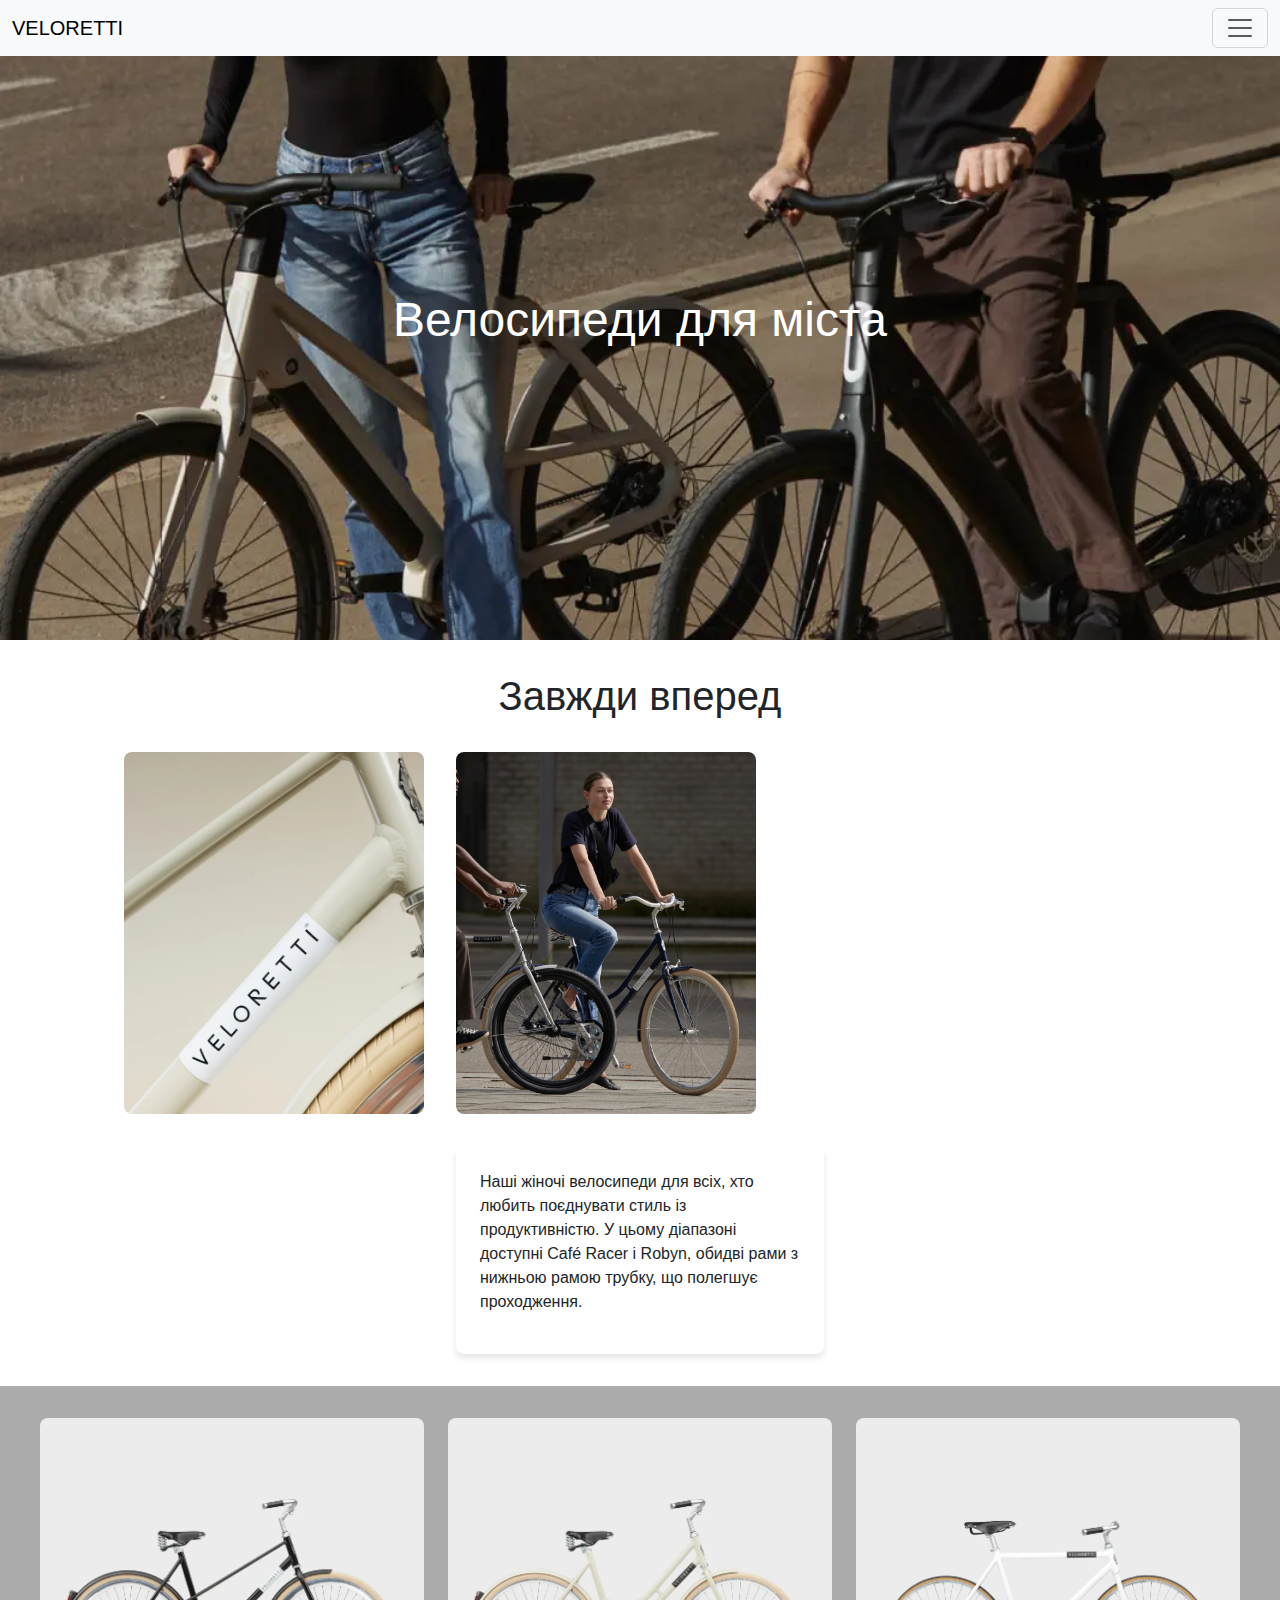
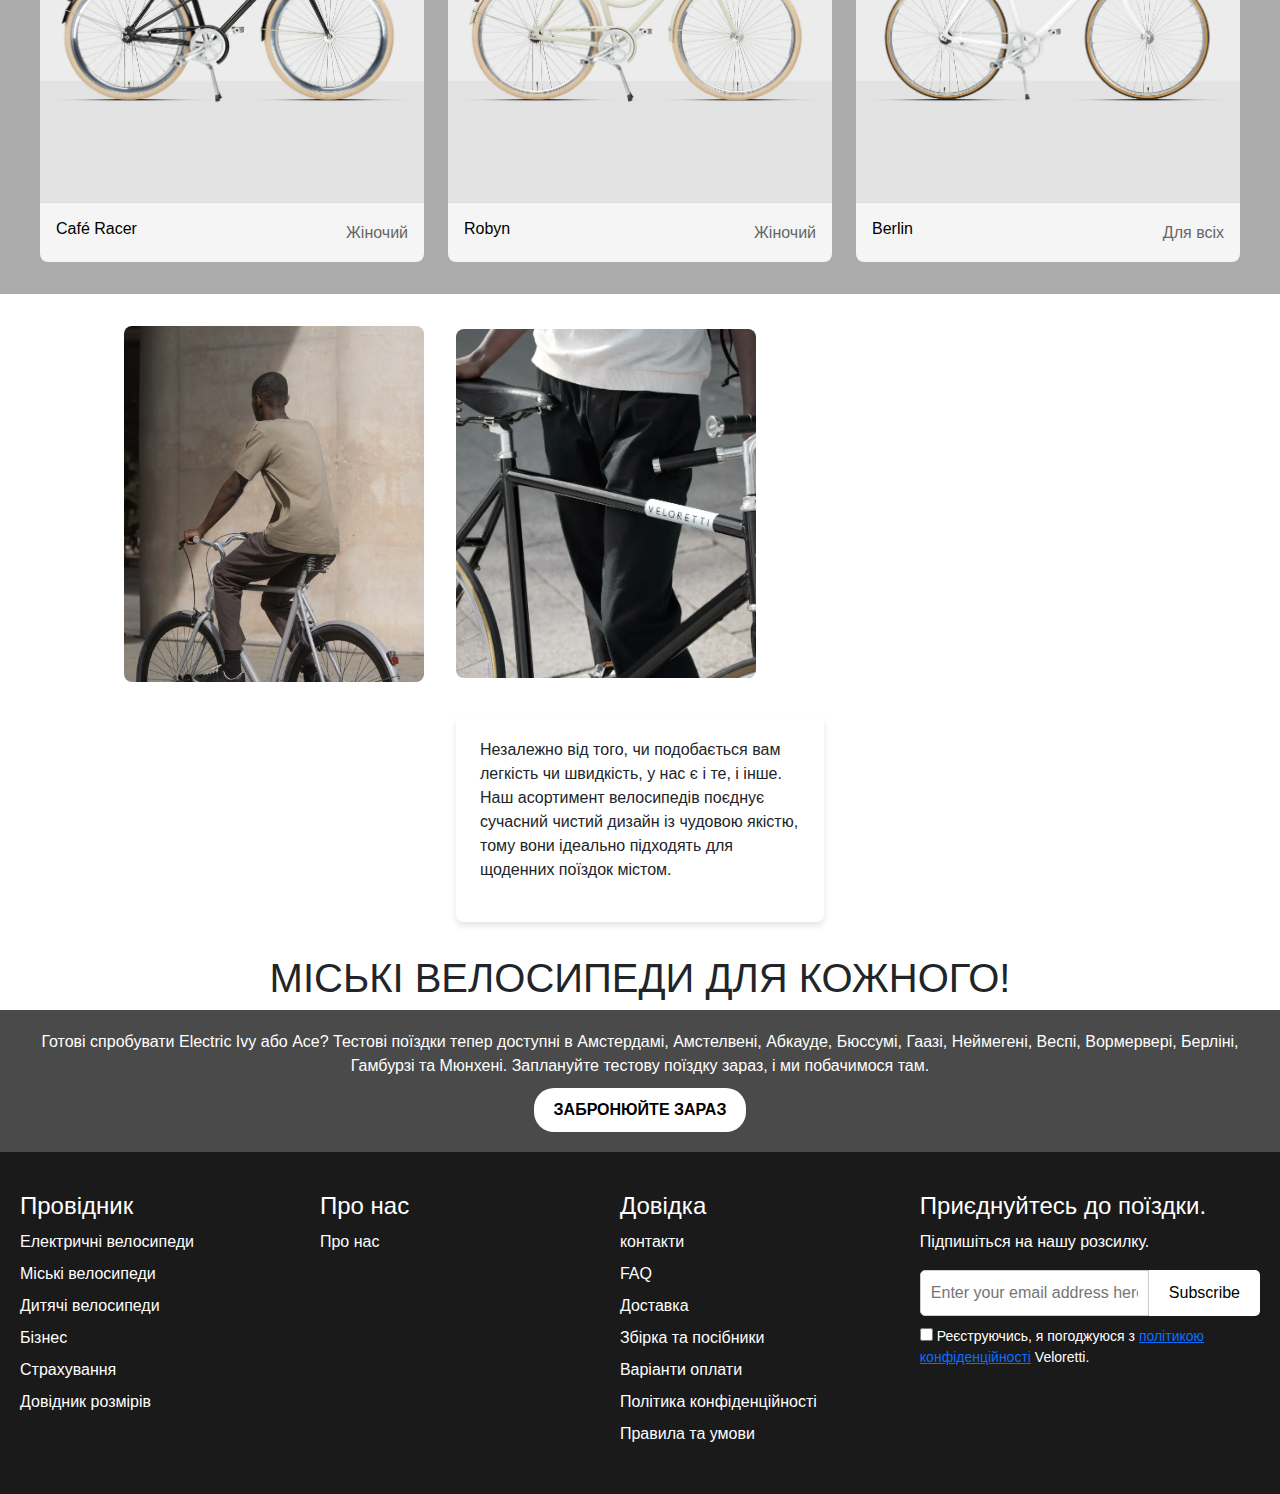
<file: Kursova/cities.html>
<!DOCTYPE html>
<html lang="uk">
<head>
  <meta charset="UTF-8">
  <meta name="viewport" content="width=device-width, initial-scale=1.0">
  <title>City</title>
  <link href="https://cdn.jsdelivr.net/npm/bootstrap@5.3.3/dist/css/bootstrap.min.css" rel="stylesheet" integrity="sha384-QWTKZyjpPEjISv5WaRU9OFeRpok6YctnYmDr5pNlyT2bRjXh0JMhjY6hW+ALEwIH" crossorigin="anonymous">
  <link rel="stylesheet" href="styles.css">
  <link rel="icon" type="image/x-icon" href="images/favicon.ico">
</head>
<body>
  <nav class="navbar bg-body-tertiary fixed-top">
    <div class="container-fluid">
      <a class="navbar-brand" href="#">VELORETTI</a>
      <button class="navbar-toggler" type="button" data-bs-toggle="offcanvas" data-bs-target="#offcanvasNavbar" aria-controls="offcanvasNavbar" aria-label="Toggle navigation">
        <span class="navbar-toggler-icon"></span>
      </button>
      <div class="offcanvas offcanvas-end" tabindex="-1" id="offcanvasNavbar" aria-labelledby="offcanvasNavbarLabel">
        <div class="offcanvas-header">
          <h5 class="offcanvas-title" id="offcanvasNavbarLabel">Сторінки</h5>
          <button type="button" class="btn-close" data-bs-dismiss="offcanvas" aria-label="Close"></button>
        </div>
        <div class="offcanvas-body">
          <ul class="navbar-nav justify-content-end flex-grow-1 pe-3">
            <li class="nav-item">
              <a class="nav-link active" href="index.html">Головна</a>
              <a class="nav-link active" href="products.html">Продукція</a>
              <a class="nav-link active" href="about_us.html">Про нас</a>
            </li>
          </ul>
        </div>
      </div>
    </div>
  </nav>
  
      <header class="header-section" style="background-image: url(images/cities_header.webp);">
        <h1>Велосипеди для міста</h1>
      </header>


<section class="forward-section">
    <h2 class="title">Завжди вперед</h2>
    <div class="content-grid">
      <div class="image-left">
        <img src="images/foreverforvard1.webp" alt="Sorry, image not found">
      </div>
      <div class="image-right">
        <img src="images/foreverforvard2.webp" alt="Sorry, image not found">
      </div>
      <div class="text-box">
        <p>
          Наші жіночі велосипеди для всіх, хто любить поєднувати стиль із продуктивністю.
          У цьому діапазоні доступні Café Racer і Robyn, обидві рами з нижньою рамою
          трубку, що полегшує проходження.
        </p>
      </div>
    </div>
</section>


<section class="our-bikes">
  <div class="bikes-container" id="bikes-container"></div>
</section>


      <section class="forward-section">
        <div class="content-grid">
          <div class="image-left">
            <img src="images/bikesforeveryone1.webp" alt="Sorry, image not found">
          </div>
          <div class="image-right">
            <img src="images/bikesforeveryone2.webp" alt="Sorry, image not found">
          </div>
          <div class="text-box">
            <p>
              Незалежно від того, чи подобається вам легкість чи швидкість, у нас є і те, і інше.
              Наш асортимент велосипедів поєднує сучасний чистий дизайн із чудовою якістю,
              тому вони ідеально підходять для щоденних поїздок містом.
            </p>
          </div>
        </div>
      </section>


      <div class="bikes-for-everyone">
        <h1>МІСЬКІ ВЕЛОСИПЕДИ ДЛЯ КОЖНОГО!</h1>
      </div>


      <div class="modal fade" id="staticBackdrop" data-bs-backdrop="static" data-bs-keyboard="false" tabindex="-1" aria-labelledby="staticBackdropLabel" aria-hidden="true">
        <div class="modal-dialog">
          <div class="modal-content">
            <div class="modal-header">
              <h1 class="modal-title fs-5" id="staticBackdropLabel">Бронювання</h1>
              <button type="button" class="btn-close" data-bs-dismiss="modal" aria-label="Close"></button>
            </div>
            <div class="modal-body">
              <form>
                <div class="mb-3">
                  <label for="recipient-name" class="col-form-label">Місто:</label>
                  <input type="text" class="form-control" id="recipient-name">
                </div>
                <div class="mb-3">
                  <label for="message-date" class="col-form-label">Дата:</label>
                  <input type="date" class="form-control" id="message-date">
                </div>
                <div class="mb-3">
                  <label for="message-time" class="col-form-label">Час:</label>
                  <input type="time" class="form-control" id="message-time">
                </div>
              </form>
            </div>
            <div class="modal-footer">
              <button type="button" class="btn btn-primary" data-bs-dismiss="modal">Надіслати</button>
            </div>
          </div>
        </div>
      </div>


      <footer class="footer">
        <div class="footer-banner">
          <p>
            Готові спробувати Electric Ivy або Ace? Тестові поїздки тепер доступні в Амстердамі, Амстелвені, Абкауде, Бюссумі, Гаазі, Неймегені, Веспі, Вормервері, Берліні, Гамбурзі та Мюнхені. Заплануйте тестову поїздку зараз, і ми побачимося там.
          </p>
          <button class="footer-button" data-bs-toggle="modal" data-bs-target="#staticBackdrop">ЗАБРОНЮЙТЕ ЗАРАЗ</button>
        </div>
        <div class="footer-content">
          <div class="footer-column">
            <h4>Провідник</h4>
            <ul>
              <li><a href="#">Електричні велосипеди</a></li>
              <li><a href="#">Міські велосипеди</a></li>
              <li><a href="#">Дитячі велосипеди</a></li>
              <li><a href="#">Бізнес</a></li>
              <li><a href="#">Страхування</a></li>
              <li><a href="#">Довідник розмірів</a></li>
            </ul>
          </div>
          <div class="footer-column">
            <h4>Про нас</h4>
            <ul>
              <li><a href="about_us.html">Про нас</a></li>
            </ul>
          </div>
          <div class="footer-column">
            <h4>Довідка</h4>
            <ul>
              <li><a href="#">контакти</a></li>
              <li><a href="#">FAQ</a></li>
              <li><a href="#">Доставка</a></li>
              <li><a href="#">Збірка та посібники</a></li>
              <li><a href="#">Варіанти оплати</a></li>
              <li><a href="#">Політика конфіденційності</a></li>
              <li><a href="#">Правила та умови</a></li>
            </ul>
          </div>
          <div class="footer-column join">
            <h4>Приєднуйтесь до поїздки.</h4>
            <p>Підпишіться на нашу розсилку.</p>
            <form>
              <input type="email" placeholder="Enter your email address here" required>
              <button type="submit">Subscribe</button>
            </form>
            <label>
              <input type="checkbox" required>
              Реєструючись, я погоджуюся з <a href="#">політикою конфіденційності</a> Veloretti.
            </label>
            <div class="social-icons">
              <a href="#"><i class="fab fa-facebook"></i></a>
              <a href="#"><i class="fab fa-instagram"></i></a>
              <a href="#"><i class="fab fa-youtube"></i></a>
              <a href="#"><i class="fab fa-linkedin"></i></a>
              <a href="#"><i class="fab fa-tiktok"></i></a>
            </div>
          </div>
        </div>
      </footer>
      <script src="dynamic.js"></script>
      <script src="https://cdn.jsdelivr.net/npm/bootstrap@5.3.3/dist/js/bootstrap.bundle.min.js" integrity="sha384-YvpcrYf0tY3lHB60NNkmXc5s9fDVZLESaAA55NDzOxhy9GkcIdslK1eN7N6jIeHz" crossorigin="anonymous"></script>
</body>
</html>
</file>
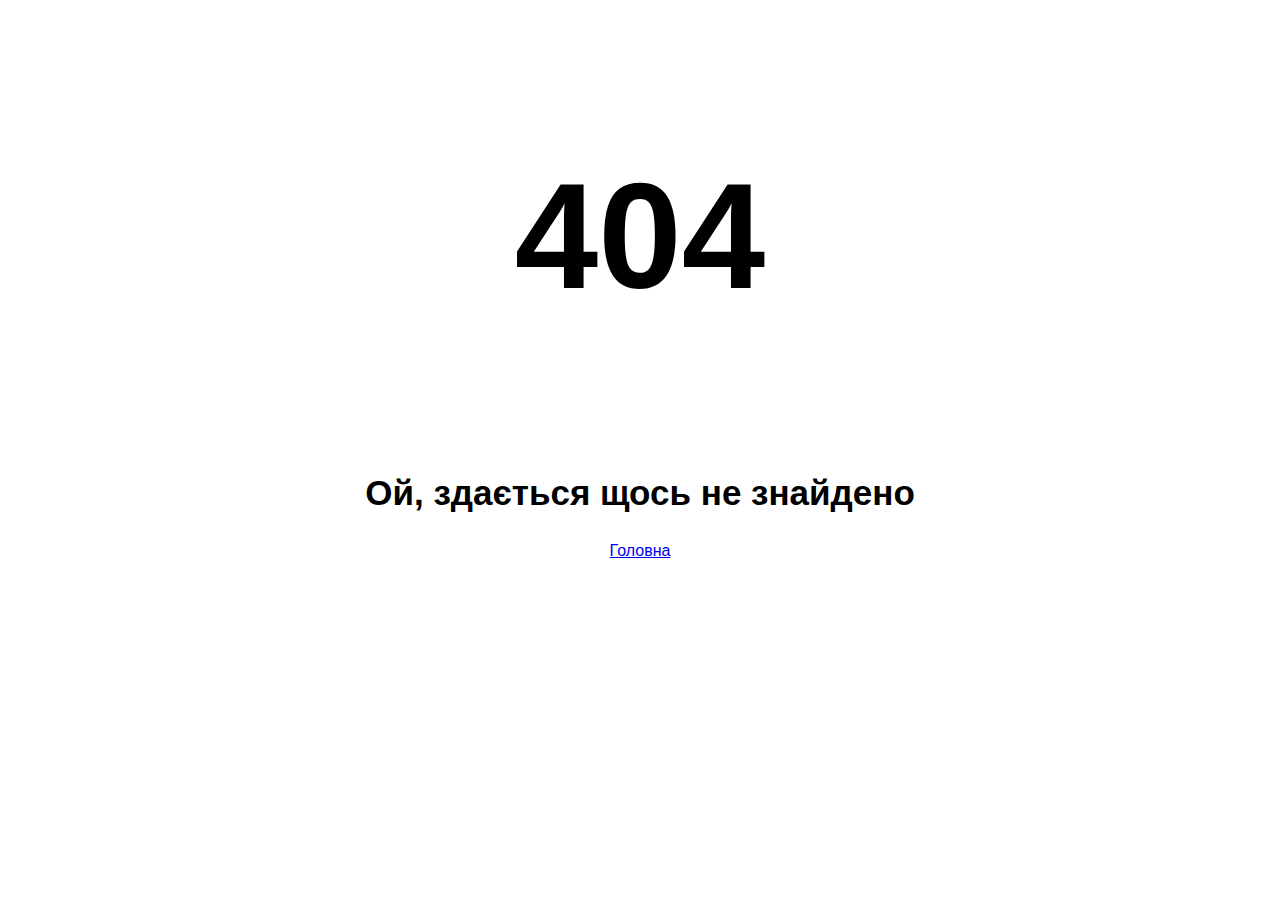
<file: Kursova/page_404.html>
<!DOCTYPE html>
<html lang="uk">
<head>
  <meta charset="UTF-8">
  <meta name="viewport" content="width=device-width, initial-scale=1.0">
  <title>404</title>
  <link rel="stylesheet" href="styles.css">
</head>
<body>
    <header class="header_404">
      <div class="container">
        <h1><p>404</p></h1>
        <h2>Ой, здається щось не знайдено</h2>
        <a class="nav-link active" href="index.html">Головна</a>
      <div>
    </header>
</body>
</file>
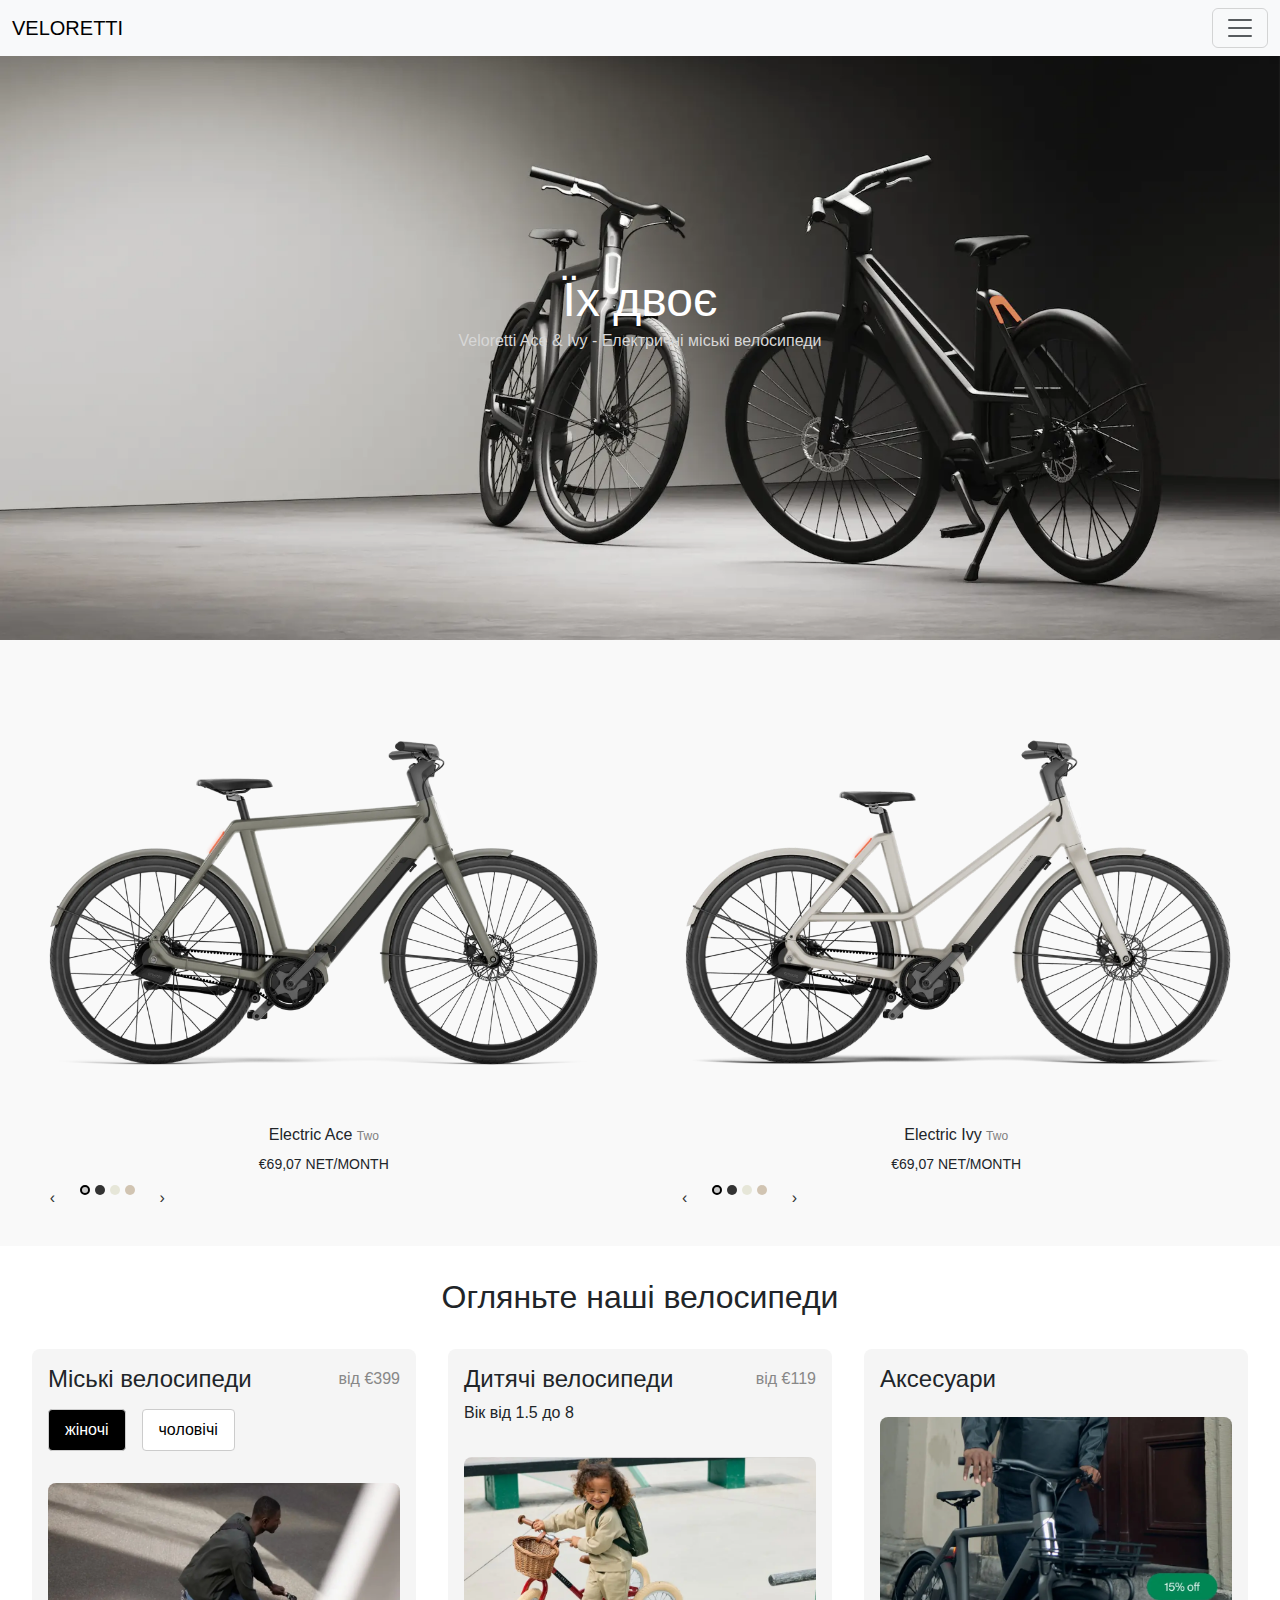
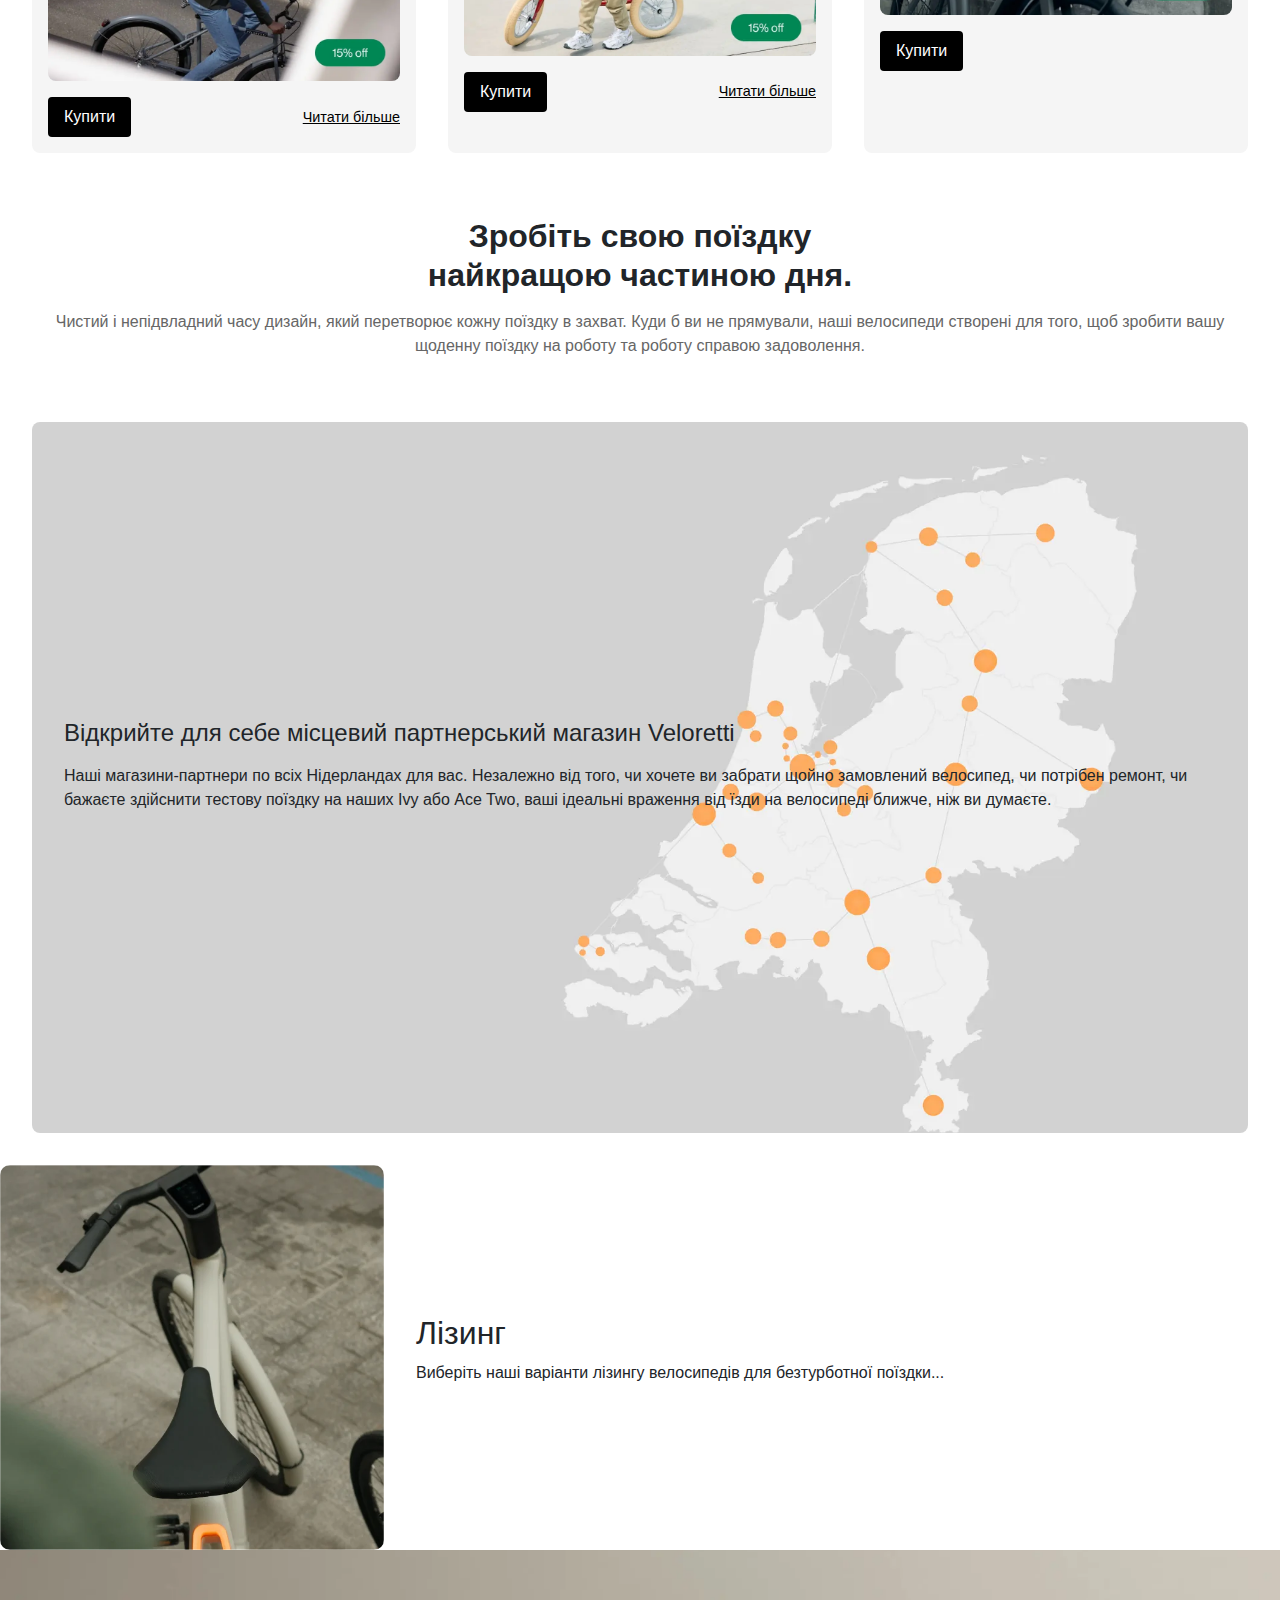
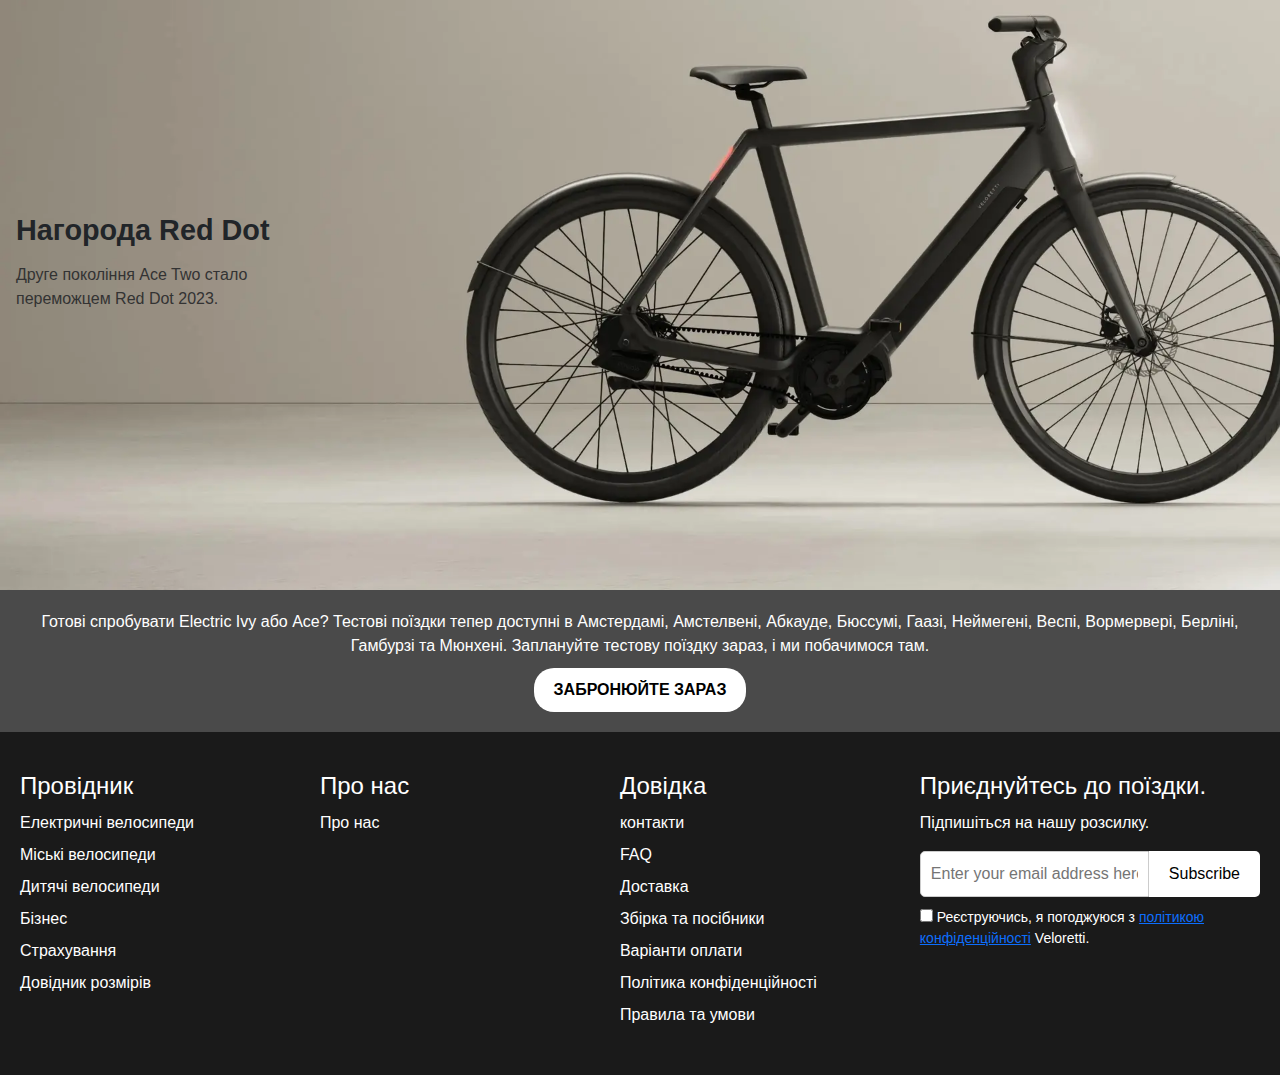
<file: Kursova/products.html>
<!DOCTYPE html>
<html lang="uk">
<head>
  <meta charset="UTF-8">
  <meta name="viewport" content="width=device-width, initial-scale=1.0">
  <title>Products</title>
  <link href="https://cdn.jsdelivr.net/npm/bootstrap@5.3.3/dist/css/bootstrap.min.css" rel="stylesheet" integrity="sha384-QWTKZyjpPEjISv5WaRU9OFeRpok6YctnYmDr5pNlyT2bRjXh0JMhjY6hW+ALEwIH" crossorigin="anonymous">
  <link rel="stylesheet" href="styles.css">
  <link rel="icon" type="image/x-icon" href="images/favicon.ico">
</head>
<body>
  <nav class="navbar bg-body-tertiary fixed-top">
    <div class="container-fluid">
      <a class="navbar-brand" href="#">VELORETTI</a>
      <button class="navbar-toggler" type="button" data-bs-toggle="offcanvas" data-bs-target="#offcanvasNavbar" aria-controls="offcanvasNavbar" aria-label="Toggle navigation">
        <span class="navbar-toggler-icon"></span>
      </button>
      <div class="offcanvas offcanvas-end" tabindex="-1" id="offcanvasNavbar" aria-labelledby="offcanvasNavbarLabel">
        <div class="offcanvas-header">
          <h5 class="offcanvas-title" id="offcanvasNavbarLabel">Сторінки</h5>
          <button type="button" class="btn-close" data-bs-dismiss="offcanvas" aria-label="Close"></button>
        </div>
        <div class="offcanvas-body">
          <ul class="navbar-nav justify-content-end flex-grow-1 pe-3">
            <li class="nav-item">
              <a class="nav-link active" href="index.html">Головна</a>
              <a class="nav-link active" href="cities.html">Міста</a>
              <a class="nav-link active" href="about_us.html">Про нас</a>
            </li>
          </ul>
        </div>
      </div>
    </div>
  </nav>
  
    <header class="header-section" style="background-image: url(images/product_header.webp);">
        <div class="container">
            <h1 class="hero-title">Їх двоє</h1>
            <p class="hero-subtitle">Veloretti Ace & Ivy - Електричні міські велосипеди</p>
        </div>
    </header>

    <div class="bikes-section">
        <div class="bike-card">
          <div class="bike-image" style="background-image: url(images/electric_ace.webp);"></div>
          <div class="bike-info">
            <h3>Electric Ace <span>Two</span></h3>
            <p>€69,07 NET/MONTH</p>
            <div class="bike-navigation">
              <button class="nav-button">&#8249;</button>
              <div class="color-options">
                <span class="color active"></span>
                <span class="color"></span>
                <span class="color"></span>
                <span class="color"></span>
              </div>
              <button class="nav-button">&#8250;</button>
            </div>
          </div>
        </div>
      
        <div class="bike-card">
          <div class="bike-image" style="background-image: url(images/electric_ivy.webp);"></div>
          <div class="bike-info">
            <h3>Electric Ivy <span>Two</span></h3>
            <p>€69,07 NET/MONTH</p>
            <div class="bike-navigation">
              <button class="nav-button">&#8249;</button>
              <div class="color-options">
                <span class="color active"></span>
                <span class="color"></span>
                <span class="color"></span>
                <span class="color"></span>
              </div>
              <button class="nav-button">&#8250;</button>
            </div>
          </div>
        </div>
      </div>

      <section class="explore-bikes">
        <h2>Огляньте наші велосипеди</h2>
        <div class="explore-our-bikes-card-container">
          <div class="explore-our-bikes-card">
            <h3>Міські велосипеди <span class="price">від €399</span></h3>
            <div class="tabs">
              <button class="tab active">жіночі</button>
              <button class="tab">чоловічі</button>
            </div>
            <img src="images/men_woman_bikes.webp" alt="Sorry, image not found">
            <div class="actions">
              <button class="btn buy-now">Купити</button>
              <a href="#" class="learn-more">Читати більше</a>
            </div>
          </div>
      
          <div class="explore-our-bikes-card">
            <h3>Дитячі велосипеди <span class="price">від €119</span></h3>
            <p>Вік від 1.5 до 8</p>
            <img src="images/kids_bike.webp" alt="Sorry, image not found">
            <div class="actions">
              <button class="btn buy-now">Купити</button>
              <a href="#" class="learn-more">Читати більше</a>
            </div>
          </div>
      
          <div class="explore-our-bikes-card">
            <h3>Аксесуари</h3>
            <img src="images/Accessories.webp" alt="Sorry, image not found">
            <div class="actions">
              <button class="btn buy-now">Купити</button>
            </div>
          </div>
        </div>
      </section>

      <section class="commute-section">
        <div class="commute-header">
          <h2>Зробіть свою поїздку<br>найкращою частиною дня.</h2>
          <p>
            Чистий і непідвладний часу дизайн, який перетворює кожну поїздку в захват.
            Куди б ви не прямували, наші велосипеди створені для того, щоб зробити вашу щоденну поїздку на роботу та роботу справою задоволення.
          </p>
        </div>
        <div class="partner-store">
          <div class="store-info">
            <h3>Відкрийте для себе місцевий партнерський магазин Veloretti</h3>
            <p>
              Наші магазини-партнери по всіх Нідерландах для вас.
              Незалежно від того, чи хочете ви забрати щойно замовлений велосипед, чи потрібен ремонт,
              чи бажаєте здійснити тестову поїздку на наших Ivy або Ace Two, ваші ідеальні враження від їзди на велосипеді
              ближче, ніж ви думаєте.
            </p>
          </div>
        </div>
      </section>      

    <section class="text-image">
      <img src="images/free_of_charge.webp" alt="Sorry, image not found">
      <div class="container">
        <h2>Лізинг</h2>
        <p>Виберіть наші варіанти лізингу велосипедів для безтурботної поїздки...</p>
      </div>
    </section>

  <section class="red-dot-award">
    <div class="award-content">
      <div class="award-text">
        <h2>Нагорода Red Dot</h2>
        <p>
          Друге покоління Ace Two стало переможцем Red Dot 2023.
        </p>
      </div>
    </div>
  </section>
  

  <div class="modal fade" id="staticBackdrop" data-bs-backdrop="static" data-bs-keyboard="false" tabindex="-1" aria-labelledby="staticBackdropLabel" aria-hidden="true">
    <div class="modal-dialog">
      <div class="modal-content">
        <div class="modal-header">
          <h1 class="modal-title fs-5" id="staticBackdropLabel">Бронювання</h1>
          <button type="button" class="btn-close" data-bs-dismiss="modal" aria-label="Close"></button>
        </div>
        <div class="modal-body">
          <form>
            <div class="mb-3">
              <label for="recipient-name" class="col-form-label">Місто:</label>
              <input type="text" class="form-control" id="recipient-name">
            </div>
            <div class="mb-3">
              <label for="message-date" class="col-form-label">Дата:</label>
              <input type="date" class="form-control" id="message-date">
            </div>
            <div class="mb-3">
              <label for="message-time" class="col-form-label">Час:</label>
              <input type="time" class="form-control" id="message-time">
            </div>
          </form>
        </div>
        <div class="modal-footer">
          <button type="button" class="btn btn-primary" data-bs-dismiss="modal">Надіслати</button>
        </div>
      </div>
    </div>
  </div>



  <footer class="footer">
    <div class="footer-banner">
      <p>
        Готові спробувати Electric Ivy або Ace? Тестові поїздки тепер доступні в Амстердамі, Амстелвені, Абкауде, Бюссумі, Гаазі, Неймегені, Веспі, Вормервері, Берліні, Гамбурзі та Мюнхені. Заплануйте тестову поїздку зараз, і ми побачимося там.
      </p>
      <button class="footer-button" data-bs-toggle="modal" data-bs-target="#staticBackdrop">ЗАБРОНЮЙТЕ ЗАРАЗ</button>
    </div>
    <div class="footer-content">
      <div class="footer-column">
        <h4>Провідник</h4>
        <ul>
          <li><a href="#">Електричні велосипеди</a></li>
          <li><a href="#">Міські велосипеди</a></li>
          <li><a href="#">Дитячі велосипеди</a></li>
          <li><a href="#">Бізнес</a></li>
          <li><a href="#">Страхування</a></li>
          <li><a href="#">Довідник розмірів</a></li>
        </ul>
      </div>
      <div class="footer-column">
        <h4>Про нас</h4>
        <ul>
          <li><a href="about_us.html">Про нас</a></li>
        </ul>
      </div>
      <div class="footer-column">
        <h4>Довідка</h4>
        <ul>
          <li><a href="#">контакти</a></li>
          <li><a href="#">FAQ</a></li>
          <li><a href="#">Доставка</a></li>
          <li><a href="#">Збірка та посібники</a></li>
          <li><a href="#">Варіанти оплати</a></li>
          <li><a href="#">Політика конфіденційності</a></li>
          <li><a href="#">Правила та умови</a></li>
        </ul>
      </div>
      <div class="footer-column join">
        <h4>Приєднуйтесь до поїздки.</h4>
        <p>Підпишіться на нашу розсилку.</p>
        <form>
          <input type="email" placeholder="Enter your email address here" required>
          <button type="submit">Subscribe</button>
        </form>
        <label>
          <input type="checkbox" required>
          Реєструючись, я погоджуюся з <a href="#">політикою конфіденційності</a> Veloretti.
        </label>
        <div class="social-icons">
          <a href="#"><i class="fab fa-facebook"></i></a>
          <a href="#"><i class="fab fa-instagram"></i></a>
          <a href="#"><i class="fab fa-youtube"></i></a>
          <a href="#"><i class="fab fa-linkedin"></i></a>
          <a href="#"><i class="fab fa-tiktok"></i></a>
        </div>
      </div>
    </div>
  </footer>
  <script src="bike-cards.js"></script>
  <script src="https://cdn.jsdelivr.net/npm/bootstrap@5.3.3/dist/js/bootstrap.bundle.min.js" integrity="sha384-YvpcrYf0tY3lHB60NNkmXc5s9fDVZLESaAA55NDzOxhy9GkcIdslK1eN7N6jIeHz" crossorigin="anonymous"></script>
</body>
</html>
</file>
<file: index.css>
* {
  margin: 0;
  padding: 0;
  box-sizing: border-box;
  font-family: 'Times New Roman', Times, serif;
}
.page-container {
    max-width: 980px;
    margin: 20px auto 0;
}
aside {
    width: 25%;
    background-color: #453d48;
    float: left;

}
.right-side {
    width: calc(75%);
    float: right;
}
figure {
    width: 200px;
    height: 200px;
    overflow: hidden;
    border-radius: 50%;
    margin: 20px auto;
}
.image {
    display: block;
    width: 100%;
}
.gen-info {
    height: 100%;
    padding-left: 20px;
    color: white;
}
.title {
    padding-top: 20px;
    padding-bottom: 5px;
    border-bottom: 2px solid white;
}
.data{
    margin-top: 20px;
    margin-bottom: 20px;
}
th {
    text-align: left;
}
ol,ul {
    list-style-type: none;
}
li {
    margin-top: 5px;
}
header{
    border-bottom: 2px solid #696f7a;
    margin-left: 20px;
    margin-right: 20px;
    padding-top: 5px;
    padding-bottom: 15px;
}
.abt{
    border-bottom: 2px solid #696f7a;
    margin-left: 20px;
    margin-right: 20px;
    padding-top: 15px;
    padding-bottom: 15px;
}
.more-info {
    margin-left: 20px;
    margin-right: 20px;
    padding-top: 15px;
    padding-bottom: 15px;
}
.under-title {
    float: left;
    width: 50%;
    height: 27px;
}
.date {
    float: right;
    width: 50%;
    text-align: right;
    color: #6f7278;
    height: 27px;
}
p {
    line-height: 2;
}
.custom-info{
    list-style-type: decimal;
    padding-left: 20px;
    font-size: 20px;
}
</file>
<file: Kursova/styles.css>
body {
  font-family: Arial, sans-serif;
  margin: 0;
  padding: 0;
}

.header-section {
  background-color: #f5f5f5;
  text-align: center;
  padding: 30px 10px;
  background-size: 100% auto;
  height: calc(100vw / 2);
  display: flex;
  justify-content: center;
  align-items: center;
}

.header-section h1 {
  font-size: 2em;
  margin: 0;
  color: white;
}

.bikes-section {
  display: grid;
  grid-template-columns: repeat(auto-fit, minmax(300px, 1fr));
  gap: 2%;
  padding: 20px;
  background-color: #f9f9f9;
}

.bike-card {
  display: grid;
  grid-template-rows: auto 1fr;
  border-radius: 12px;
  overflow: hidden;
  text-align: center;
}

.bike-image {
  height: 380px;
  background-size: cover;
  background-position: center;
}

.bike-info {
  display: grid;
  grid-template-rows: auto auto auto;
  gap: 10px;
  padding: 15px;
}

.bike-info h3 {
  font-size: 16px;
  margin: 0;
}

.bike-info h3 span {
  font-size: 12px;
  font-weight: normal;
  color: gray;
}

.bike-info p {
  font-size: 14px;
  margin: 0;
}

.bike-navigation {
  width: 25%;
  display: grid;
  grid-template-columns: 1fr auto 1fr;
  gap: 10px;
}

.nav-button {
  background: none;
  border: none;
  font-size: 16px;
  cursor: pointer;
  color: #333;
}

.color-options {
  display: grid;
  grid-auto-flow: column;
  gap: 5px;
}

.color {
  width: 10px;
  height: 10px;
  border-radius: 50%;
  background-color: #ccc;
  cursor: pointer;
}

.color.active {
  border: 2px solid black;
}

.color:nth-child(2) {
  background-color: #333;
}

.color:nth-child(3) {
  background-color: #e6e6d8;
}

.color:nth-child(4) {
  background-color: #d1c4b2;
}

.footer {
  background-color: #1a1a1a;
  color: white;
  font-family: Arial, sans-serif;
}

.footer-banner {
  background-color: #4a4a4a;
  color: white;
  padding: 20px;
  text-align: center;
}

.footer-banner p {
  margin: 0;
  font-size: 16px;
  line-height: 1.5;
}

.footer-button {
  background-color: white;
  color: #000;
  border: none;
  padding: 10px 20px;
  margin-top: 10px;
  cursor: pointer;
  border-radius: 20px;
  font-weight: bold;
}

.footer-content {
  grid-template-columns: 1fr;
  gap: 20px;
}

.footer-column h4 {
  margin-bottom: 10px;
}

.footer-column ul {
  list-style: none;
  padding: 0;
  margin: 0;
}

.footer-column ul li {
  margin-bottom: 8px;
}

.footer-column ul li a {
  color: white;
  text-decoration: none;
}

.footer-column ul li a:hover {
  text-decoration: underline;
}

.footer-column.join form {
  display: flex;
  margin-top: 10px;
}

.footer-column.join input[type="email"] {
  flex: 1;
  padding: 10px;
  border: 1px solid #ccc;
  border-radius: 5px 0 0 5px;
}

.footer-column.join button {
  padding: 10px 20px;
  background-color: #fff;
  color: #000;
  border: none;
  cursor: pointer;
  border-radius: 0 5px 5px 0;
}

.footer-column.join label {
  font-size: 14px;
  margin-top: 10px;
  display: block;
}

.footer-column.join .social-icons {
  display: flex;
  gap: 10px;
  margin-top: 10px;
}

.footer-column.join .social-icons a {
  color: white;
  font-size: 20px;
  text-decoration: none;
}

.bike-plans-section {
  padding: 15px;
}

.text-image {
  display: flex;
  flex-direction: column;
  align-items: center;
  gap: 20px;
}

.text-image img {
  max-width: 80%;
  border-radius: 10px;
}

.Maintenance-section {
  display: flex;
  flex-direction: column;
  align-items:center;
  background: url(images/Maintenance_and_Insurance.webp);
  background-size: 100% auto;
  margin: 20px 0;
  height: calc(100vw / 2.3);
}

.Maintenance {
  text-align: center;
  max-width: 100%;
  margin: 10px 0;
  color: rgb(255, 255, 255);
}

.Free-of-charge-section {
  display: flex;
  flex-direction: column;
  justify-content: center;
  margin: 20px 0;
}

.Free-of-charge {
  text-align: center;
  max-width: 100%;
  margin: 10px 0;
}

.how-it-works {
  text-align: left;
  margin-left: 5%;
}

.how-it-works ul {
  list-style: none;
  padding: 0;
}

.how-it-works li {
  margin: 8px 0;
}

.contact-form {
  padding: 30px 15px;
  text-align: center;
  font-family: Arial, sans-serif;
}

.contact-form form {
  max-width: 400px;
  margin: auto;
}

.contact-form input,
.contact-form select,
.contact-form textarea {
  width: 100%;
  padding: 10px;
  margin: 10px 0;
  border: 1px solid #ccc;
  border-radius: 5px;
  font-size: 1rem;
}

.contact-form select {
  width: 100%;
  padding: 10px;
  margin: 10px 0;
  border: 1px solid #ccc;
  border-radius: 5px;
  font-size: 1rem;
  background-color: #fff;
  box-sizing: border-box;
}

.contact-form textarea {
  min-height: 80px;
}

.contact-form button {
  width: 100%;
  padding: 12px;
  background-color: #333;
  color: #fff;
  border: none;
  border-radius: 5px;
  cursor: pointer;
  font-size: 1rem;
}

.contact-form button:hover {
  background-color: #555;
}


.faq-container {
  max-width: 800px;
  margin: 50px auto;
  padding: 20px;
}

.faq-header {
  font-size: 3rem;
  text-align: center;
  margin-bottom: 30px;
}

.faq-item {
  border-top: 1px solid #ddd;
  padding: 15px 0;
}

.faq-question {
  display: flex;
  justify-content: space-between;
  align-items: center;
  font-size: 1.2rem;
  cursor: pointer;
}

.faq-answer {
  margin-top: 10px;
  font-size: 1rem;
  color: #555;
}

.faq-item.open .faq-answer {
  display: block;
}

.faq-toggle {
  font-size: 1.5rem;
  font-weight: bold;
}

.hero-title {
  font-size: 2rem;
}

.hero-subtitle {
  font-size: 1rem;
  color: #d7d7d7;
}

.explore-bikes {
  padding: 2rem;
  text-align: center;
}

.explore-bikes h2 {
  font-size: 2rem;
  margin-bottom: 2rem;
}

.explore-our-bikes-card-container {
  display: grid;
  grid-template-columns: 1fr;
  gap: 2rem;
}

.explore-our-bikes-card {
  background-color: #f5f5f5;
  border-radius: 8px;
  padding: 1rem;
  text-align: left;
  position: relative;
}

.explore-our-bikes-card h3 {
  font-size: 1.5rem;
  display: flex;
  justify-content: space-between;
  align-items: center;
}

.explore-our-bikes-card .price {
  font-size: 1rem;
  color: #888;
}

.tabs {
  display: flex;
  gap: 1rem;
  margin: 1rem 0;
}

.tabs .tab {
  padding: 0.5rem 1rem;
  border: 1px solid #ccc;
  border-radius: 4px;
  background-color: #fff;
  cursor: pointer;
}

.tabs .tab.active {
  background-color: #000;
  color: #fff;
}

.explore-our-bikes-card img {
  width: 100%;
  border-radius: 8px;
  margin: 1rem 0;
}

.actions {
  display: flex;
  justify-content: space-between;
  align-items: center;
}

.actions .btn.buy-now {
  padding: 0.5rem 1rem;
  background-color: #000;
  color: #fff;
  border: none;
  border-radius: 4px;
  cursor: pointer;
}

.actions .btn.buy-now:hover {
  background-color: #333;
}

.actions .learn-more {
  color: #000;
  text-decoration: underline;
  font-size: 0.9rem;
  cursor: pointer;
}

.commute-section {
  padding: 2rem;
}

.commute-header {
  text-align: center;
  margin-bottom: 4rem;
}

.commute-header h2 {
  font-size: 2rem;
  font-weight: bold;
  margin-bottom: 1rem;
}

.commute-header p {
  font-size: 1rem;
  color: #666;
  line-height: 1.5;
}

.partner-store {
  display: flex;
  flex-direction: column;
  gap: 2rem;
  background: url(images/partner_store.webp);
  background-size: 100% auto;
  height: calc(100vw / 1.8);
  padding: 2rem;
  border-radius: 8px;
}

.store-info {
  flex: 1;
}

.store-info h3 {
  font-size: 1.5rem;
  margin-bottom: 1rem;
}

.store-info p {
  font-size: 1rem;
  line-height: 1.5;
  margin-bottom: 1.5rem;
}

.find-store-btn {
  padding: 0.75rem 1.5rem;
  background-color: #fff;
  color: #222;
  border: none;
  border-radius: 4px;
  cursor: pointer;
  font-size: 1rem;
}

.store-map {
  flex: 1;
  text-align: center;
}

.store-map img {
  width: 100%;
  max-width: 400px;
  border-radius: 8px;
}

.red-dot-award {
  background-color: #f5f5f5;
  padding: 2rem 1rem;
  background: url(images/Awards.webp) no-repeat center;
  background-size: cover;
  display: grid;
  grid-template-columns: 1fr 1fr;
  align-items: center;
  height: calc(100vw / 2);
}

.red-dot-award .award-content {
  display: flex;
  flex-direction: column;
  justify-content: center;
  gap: 1rem;
}

.award-text {
  text-align: left;
}

.award-text h2 {
  font-size: 1.8rem;
  font-weight: bold;
  margin-bottom: 1rem;
}

.award-text p {
  font-size: 1rem;
  color: #333;
  max-width: 400px;
}

.forward-section {
  padding: 2rem 1rem;
  max-width: 1200px;
  margin: 0 auto;
  text-align: center;
}

.title {
  font-size: 2.5rem;
  margin-bottom: 2rem;
}

.content-grid {
  display: grid;
  grid-template-columns: 1fr;
  gap: 1.5rem;
  align-items: center;
}

.image-left,
.image-right {
  text-align: center;
}

.image-left img,
.image-right img {
  width: 100%;
  max-width: 300px;
  border-radius: 8px;
}

.text-box {
  padding: 1.5rem;
  border-radius: 8px;
  box-shadow: 0 4px 6px rgba(0, 0, 0, 0.1);
  text-align: left;
  margin: 0 auto;
  max-width: 400px;
}

.bikes-grid {
  display: grid;
  grid-template-columns: 1fr;
  gap: 1rem;
}

.bike img {
  width: 100%;
  height: auto;
}

.intro, .mens-bikes {
  margin-bottom: 2rem;
}

.our-bikes {
  background-color: #ababab;
  display: flex;
  justify-content: center;
  align-items: center;
  padding: 2rem;
}

.bikes-container {
  display: grid;
  grid-template-columns: repeat(3, 1fr);
  gap: 1.5rem;
  max-width: 1200px;
}

.bike-element {
  border-radius: 8px;
  overflow: hidden;
  position: relative;
  text-align: center;
}

.bike-element img {
  width: 100%;
  height: auto;
  display: block;
}

.bike-element-caption {
  background-color: #f5f5f5;
  padding: 1rem;
  display: flex;
  justify-content: space-between;
  align-items: center;
  border-top: 1px solid #ddd;
}

.bike-element-caption h3 {
  font-size: 1rem;
  color: #000;
}

.bike-element-caption p {
  font-size: 1rem;
  margin: 0;
  color: #666;
}

.bikes-for-everyone {
  font-size: 3rem;
  text-align: center;
}

.about {
  display: flex;
  flex-direction: column;
  gap: 20px;
  padding: 20px;
}

.about-item {
  display: flex;
  flex-direction: column;
  gap: 15px;
  align-items: center;
}

.about-item img {
  width: 100%;
  height: auto;
}

.about-item.reverse {
  flex-direction: column-reverse;
}

.design {
  text-align: center;
  padding: 20px;
  background: #f5f5f5;
}

.header_404 {
  text-align: center;
}

.header_404 h1 {
  font-size: 150px;
}

.header_404 h2 {
  font-size: 35px;
}


@media (min-width: 769px) {
  .header-section {
    padding: 50px 20px;
  }

  .header-section h1 {
    font-size: 2.5em;
  }

  .text-image {
    flex-direction: row;
  }

  .text-image img {
    max-width: 35%;
  }

  .Maintenance-section,
  .Free-of-charge-section {
    flex-direction: row;
    justify-content: space-around;
  }

  .bike-image {
    height: 450px;
  }

  .contact-form {
    padding: 50px 20px;
}

.contact-form h2 {
    font-size: 2rem;
}

.contact-form form {
    max-width: 500px;
}

  .faq {
    padding: 40px 20px;
  }

  .footer-content {
    display: grid;
    grid-template-columns: repeat(4, 1fr);
    gap: 20px;
    padding: 40px 20px;
  }

  .explore-our-bikes-card-container {
    grid-template-columns: repeat(3, 1fr);
  }

  .partner-store {
    flex-direction: row;
    align-items: center;
  }

  .store-map {
    text-align: right;
  }

  .red-dot-award .award-content {
    flex-direction: row;
    justify-content: space-between;
    align-items: center;
    gap: 4rem;
  }

  .award-text {
    text-align: left;
    max-width: 50%;
  }

  .content-grid {
    grid-template-columns: 1fr 1fr;
    gap: 2rem;
  }

  .text-box {
    grid-column: 1 / -1;
  }

  .image-left {
    text-align: right;
  }

  .image-right {
    text-align: left;
  }

  .bikes-grid {
    grid-template-columns: repeat(2, 1fr);
  }

  .about-item {
    flex-direction: row;
    gap: 20px;
    align-items: center;
  }

  .about-item.reverse {
    flex-direction: row-reverse;
  }

  .about-item img {
    width: 40%;
  }

  .about-item div {
    width: 60%;
  }
}

@media (min-width: 1025px) {
  .header-section h1 {
    font-size: 3em;
  }

  .text-image img {
    max-width: 30%;
  }

  .Maintenance-section,
  .Free-of-charge-section {
    justify-content: space-evenly;
  }

  .bike-image {
    height: 450px;
  }

  .hero-title {
    font-size: 3rem;
  }

  .content-grid {
    grid-template-columns: repeat(3, 1fr);
  }

  .text-box {
    grid-column: 2 / 3;
  }

  .explore-our-bikes-card-container {
    grid-template-columns: repeat(3, 1fr);
  }
}

  .explore-our-bikes-card-container {
    grid-template-columns: repeat(3, 1fr);
  }
}
</file>
<file: LR1/index.css>
* {
    box-sizing: border-box;
    margin: 0;
    padding: 0;
}

body {
    font-family: Arial, sans-serif;
    background-color: #f5f5f5;
}

.container {
    display: flex;
    justify-content: space-between;
    margin: 20px;
    padding: 20px;
}

.form-section {
    width: 60%;
    background-color: #fff;
    padding: 40px;
    border-radius: 8px;
    box-shadow: 0 4px 8px rgba(0, 0, 0, 0.1);
}

.form-section h1 {
    margin-bottom: 10px;
    font-size: 28px;
}

.form-section p {
    margin-bottom: 20px;
    font-size: 16px;
    color: #777;
}

.form-section label {
    display: block;
    margin: 10px 0 5px;
    font-weight: bold;
}

.form-section input[type="text"],
.form-section input[type="email"],
.form-section input[type="tel"],
.form-section input[type="file"],
.form-section textarea {
    width: 100%;
    padding: 10px;
    margin-bottom: 15px;
    border: 1px solid #ccc;
    border-radius: 4px;
}

.form-section textarea {
    resize: vertical;
}

.address-section {
    display: flex;
    justify-content: space-between;
}

.address-section div {
    width: 48%;
}

.file-label {
    display: block;
    margin-bottom: 10px;
}

.form-section small {
    color: red;
    display: block;
    margin-bottom: 10px;
}

.nda-checkbox {
    margin-top: 20px;
}

.submit-btn {
    display: inline-block;
    background-color: #28a745;
    color: white;
    padding: 10px 20px;
    border: none;
    border-radius: 4px;
    cursor: pointer;
    font-size: 16px;
}

.submit-btn:hover {
    background-color: #218838;
}

.info-section {
    width: 35%;
    background-color: #fff;
    padding: 40px;
    border-radius: 8px;
    box-shadow: 0 4px 8px rgba(0, 0, 0, 0.1);
}

.info-section h2, .info-section h3 {
    margin-bottom: 10px;
    font-size: 22px;
}

.info-section p {
    margin-bottom: 15px;
    font-size: 16px;
}

.newsletter {
    display: flex;
    justify-content: space-between;
    align-items: center;
}

.newsletter input[type="email"] {
    width: 80%;
    padding: 10px;
    border: 1px solid #ccc;
    border-radius: 4px;
}

.newsletter button {
    width: 18%;
    padding: 10px;
    background-color: #28a745;
    border: none;
    border-radius: 4px;
    color: white;
    cursor: pointer;
    font-size: 16px;
}

.newsletter button:hover {
    background-color: #218838;
}



@media (max-width: 768px) {
    .container {
        flex-direction: column;
        padding: 10px;
    }

    .form-section, .info-section {
        width: 100%;
        padding: 15px;
    }

    .form-section h1 {
        font-size: 22px;
    }

    .form-section p, .info-section p {
        font-size: 14px;
    }

    .submit-btn {
        font-size: 14px;
    }

    .newsletter input[type="email"] {
        width: 75%;
    }

    .newsletter button {
        width: 20%;
    }
}
</file>
<file: prac/styles.css>
body {
  font-family: Arial, sans-serif;
  margin: 0;
  padding: 0;
}

.home-page-header-section {
  background-color: #f5f5f5;
  text-align: center;
  padding: 30px 10px;
  background: url(images/home_header.webp);
  background-size: 100% auto;
  height: calc(100vw / 2.5);
  display: flex;
  justify-content: center;
  align-items: center;
}

.home-page-header-section h1 {
  font-size: 2em;
  margin: 0;
  color: white;
}

.top-menu {
  display: grid;
  grid-template-columns: auto 1fr auto;
  align-items: center;
  position: fixed;
  top: 0;
  left: 0;
  width: 100%;
  background-color: #fff;
  border-bottom: 1px solid #ddd;
  padding: 10px 20px;
  box-sizing: border-box;
}

h2 {
  margin: 0;
}

.burger-menu {
  font-size: 24px;
  background: none;
  border: none;
  cursor: pointer;
  justify-self: end;
  margin-right: 2%;
}

input[type="checkbox"]:checked ~ .close-menu {
  display: block;
}

.close-menu {
  position: fixed;
  top: 100px; 
  right: 10px;
  display: none;
  font-size: 30px;
  background: none;
  border: none;
  color: #000;
  cursor: pointer;
}

.burger-menu:focus {
  outline: none;
}

.menu {
  position: fixed;
  top: -100%;
  left: 0;
  width: 100%;
  height: 15%;
  background-color: white;
  box-shadow: 0 5px 10px rgba(0, 0, 0, 0.2);
  transition: top 0.3s ease;
  padding: 20px;
  list-style: none;
  margin: 0;
  display: flex;
  flex-direction: column;
  gap: 20px;
}

input[type="checkbox"]:checked ~ .menu {
  top: 0;
}

.menu li {
  margin: 0;
}

.menu a {
  text-decoration: none;
  color: black;
  font-size: 18px;
}



.body-section {
  padding: 15px;
}

.text-image {
  display: flex;
  flex-direction: column;
  align-items: center;
  gap: 20px;
}

.text-image img {
  max-width: 80%;
  border-radius: 10px;
}



.Maintenance-section {
  display: flex;
  flex-direction: column;
  align-items:center;
  background: url(images/Maintenance_and_Insurance.webp);
  background-size: 100% auto;
  margin: 20px 0;
  height: calc(100vw / 2.3);
}

.Maintenance {
  text-align: center;
  max-width: 100%;
  margin: 10px 0;
  color: rgb(255, 255, 255);
}

.Free-of-charge-section {
  display: flex;
  flex-direction: column;
  justify-content: center;
  margin: 20px 0;
}

.Free-of-charge {
  text-align: center;
  max-width: 100%;
  margin: 10px 0;
}

.how-it-works {
  text-align: left;
  margin-left: 5%;
}

.how-it-works ul {
  list-style: none;
  padding: 0;
}

.how-it-works li {
  margin: 8px 0;
}



.bikes-section {
  display: grid;
  grid-template-columns: repeat(auto-fit, minmax(300px, 1fr));
  gap: 2%;
  padding: 20px;
  background-color: #f9f9f9;
}

.bike-card {
  display: grid;
  grid-template-rows: auto 1fr;
  border-radius: 12px;
  overflow: hidden;
  text-align: center;
}

.bike-image {
  height: 380px;
  background-size: cover;
  background-position: center;
}

.bike-info {
  display: grid;
  grid-template-rows: auto auto auto;
  gap: 10px;
  padding: 15px;
}

.bike-info h3 {
  font-size: 16px;
  margin: 0;
}

.bike-info h3 span {
  font-size: 12px;
  font-weight: normal;
  color: gray;
}

.bike-info p {
  font-size: 14px;
  margin: 0;
}

.bike-navigation {
  width: 25%;
  display: grid;
  grid-template-columns: 1fr auto 1fr;
  gap: 10px;
}

.nav-button {
  background: none;
  border: none;
  font-size: 16px;
  cursor: pointer;
  color: #333;
}

.color-options {
  display: grid;
  grid-auto-flow: column;
  gap: 5px;
}

.color {
  width: 10px;
  height: 10px;
  border-radius: 50%;
  background-color: #ccc;
  cursor: pointer;
}

.color.active {
  border: 2px solid black;
}

.color:nth-child(2) {
  background-color: #333;
}

.color:nth-child(3) {
  background-color: #e6e6d8;
}

.color:nth-child(4) {
  background-color: #d1c4b2;
}



.contact-form {
  background-color: #f9f9f9;
  padding: 30px 15px;
  text-align: center;
  font-family: Arial, sans-serif;
}

.contact-form form {
  max-width: 400px;
  margin: auto;
}

.contact-form input,
.contact-form select,
.contact-form textarea {
  width: 100%;
  padding: 10px;
  margin: 10px 0;
  border: 1px solid #ccc;
  border-radius: 5px;
  font-size: 1rem;
}

.contact-form select {
  width: 104.5%;
  padding: 10px;
  margin: 10px 0;
  border: 1px solid #ccc;
  border-radius: 5px;
  font-size: 1rem;
  background-color: #fff;
  box-sizing: border-box;
}

.contact-form textarea {
  min-height: 80px;
}

.contact-form button {
  width: 100%;
  padding: 12px;
  background-color: #333;
  color: #fff;
  border: none;
  border-radius: 5px;
  cursor: pointer;
  font-size: 1rem;
}

.contact-form button:hover {
  background-color: #555;
}



.faq-container {
  max-width: 800px;
  margin: 50px auto;
  padding: 20px;
}

.faq-header {
  font-size: 3rem;
  text-align: center;
  margin-bottom: 30px;
}

.faq-item {
  border-top: 1px solid #ddd;
  padding: 15px 0;
}

.faq-question {
  display: flex;
  justify-content: space-between;
  align-items: center;
  font-size: 1.2rem;
  cursor: pointer;
}

.faq-toggle {
  font-size: 1.5rem;
  font-weight: bold;
}


.footer {
  background-color: #1a1a1a;
  color: white;
  font-family: Arial, sans-serif;
}

.footer-banner {
  background-color: #4a4a4a;
  color: white;
  padding: 20px;
  text-align: center;
}

.footer-banner p {
  margin: 0;
  font-size: 16px;
  line-height: 1.5;
}

.footer-button {
  background-color: white;
  color: #000;
  border: none;
  padding: 10px 20px;
  margin-top: 10px;
  cursor: pointer;
  border-radius: 20px;
  font-weight: bold;
}

.footer-content {
  grid-template-columns: 1fr;
  gap: 20px;
}

.footer-column h4 {
  margin-bottom: 10px;
}

.footer-column ul {
  list-style: none;
  padding: 0;
  margin: 0;
}

.footer-column ul li {
  margin-bottom: 8px;
}

.footer-column ul li a {
  color: white;
  text-decoration: none;
}

.footer-column ul li a:hover {
  text-decoration: underline;
}

.footer-column.join form {
  display: flex;
  margin-top: 10px;
}

.footer-column.join input[type="email"] {
  flex: 1;
  padding: 10px;
  border: 1px solid #ccc;
  border-radius: 5px 0 0 5px;
}

.footer-column.join button {
  padding: 10px 20px;
  background-color: #fff;
  color: #000;
  border: none;
  cursor: pointer;
  border-radius: 0 5px 5px 0;
}

.footer-column.join label {
  font-size: 14px;
  margin-top: 10px;
  display: block;
}

.footer-column.join .social-icons {
  display: flex;
  gap: 10px;
  margin-top: 10px;
}

.footer-column.join .social-icons a {
  color: white;
  font-size: 20px;
  text-decoration: none;
}


@media (min-width: 769px) {
  .home-page-header-section {
    padding: 50px 20px;
  }

  .home-page-header-section h1 {
    font-size: 2.5em;
  }

  .text-image {
    flex-direction: row;
  }

  .text-image img {
    max-width: 35%;
  }

  .Maintenance-section,
  .Free-of-charge-section {
    flex-direction: row;
    justify-content: space-around;
  }

  .bike-image {
    height: 450px;
  }

  .contact-form {
    padding: 50px 20px;
}

.contact-form h2 {
    font-size: 2rem;
}

.contact-form form {
    max-width: 500px;
}

  .faq {
    padding: 40px 20px;
  }

  .footer-content {
    display: grid;
    grid-template-columns: repeat(4, 1fr);
    gap: 20px;
    padding: 40px 20px;
  }
}

@media (min-width: 1025px) {
  .home-page-header-section {
    height: calc(100vw / 2);
  }

  .home-page-header-section h1 {
    font-size: 3em;
  }

  .burger-menu {
    display: none;
  }

  .menu {
    position: static;
    height: auto;
    width: auto;
    box-shadow: none;
    display: flex;
    flex-direction: row;
    justify-content: flex-end;
    padding: 0;
    margin: 0;
  }

  .menu li {
    margin: 0 20px;
  }

  .menu a {
    font-size: 16px;
  }

  .text-image img {
    max-width: 30%;
  }

  .Maintenance-section,
  .Free-of-charge-section {
    justify-content: space-evenly;
  }

  .bike-image {
    height: 450px;
  }
}
</file>
